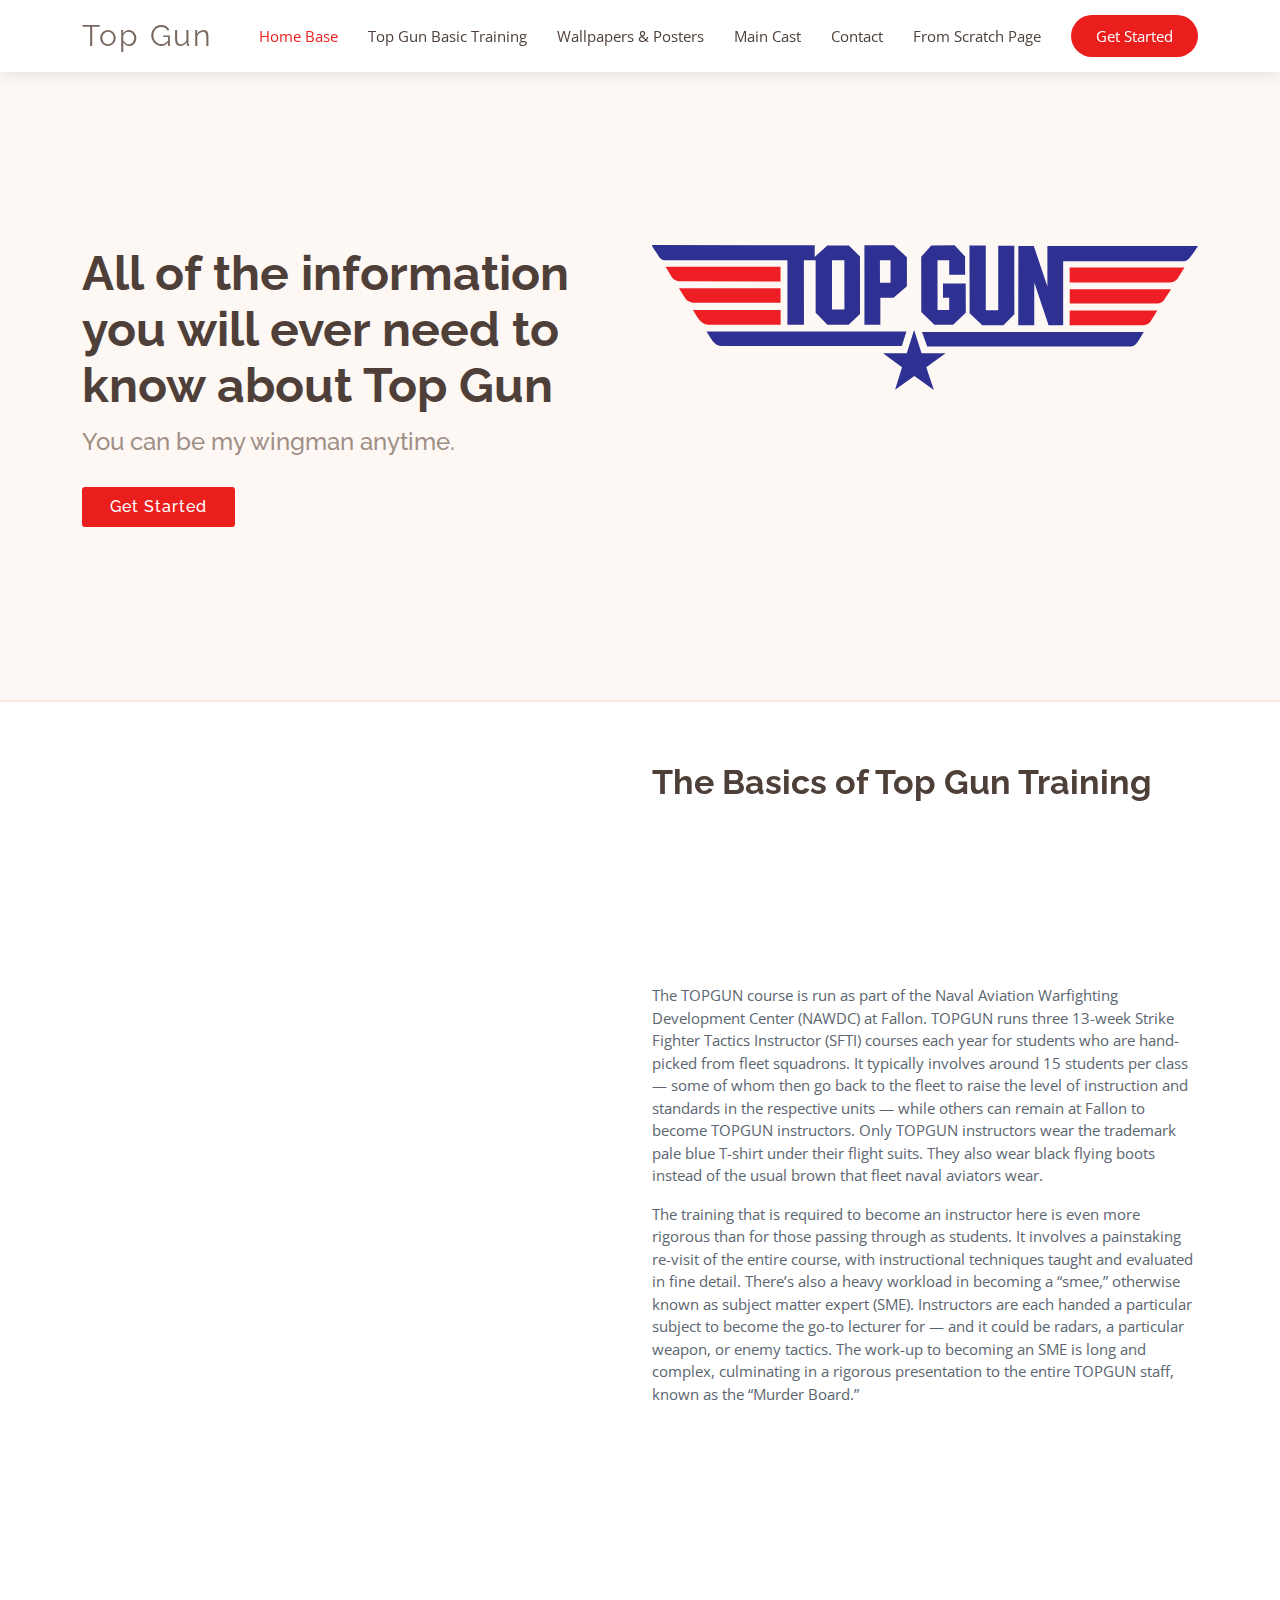
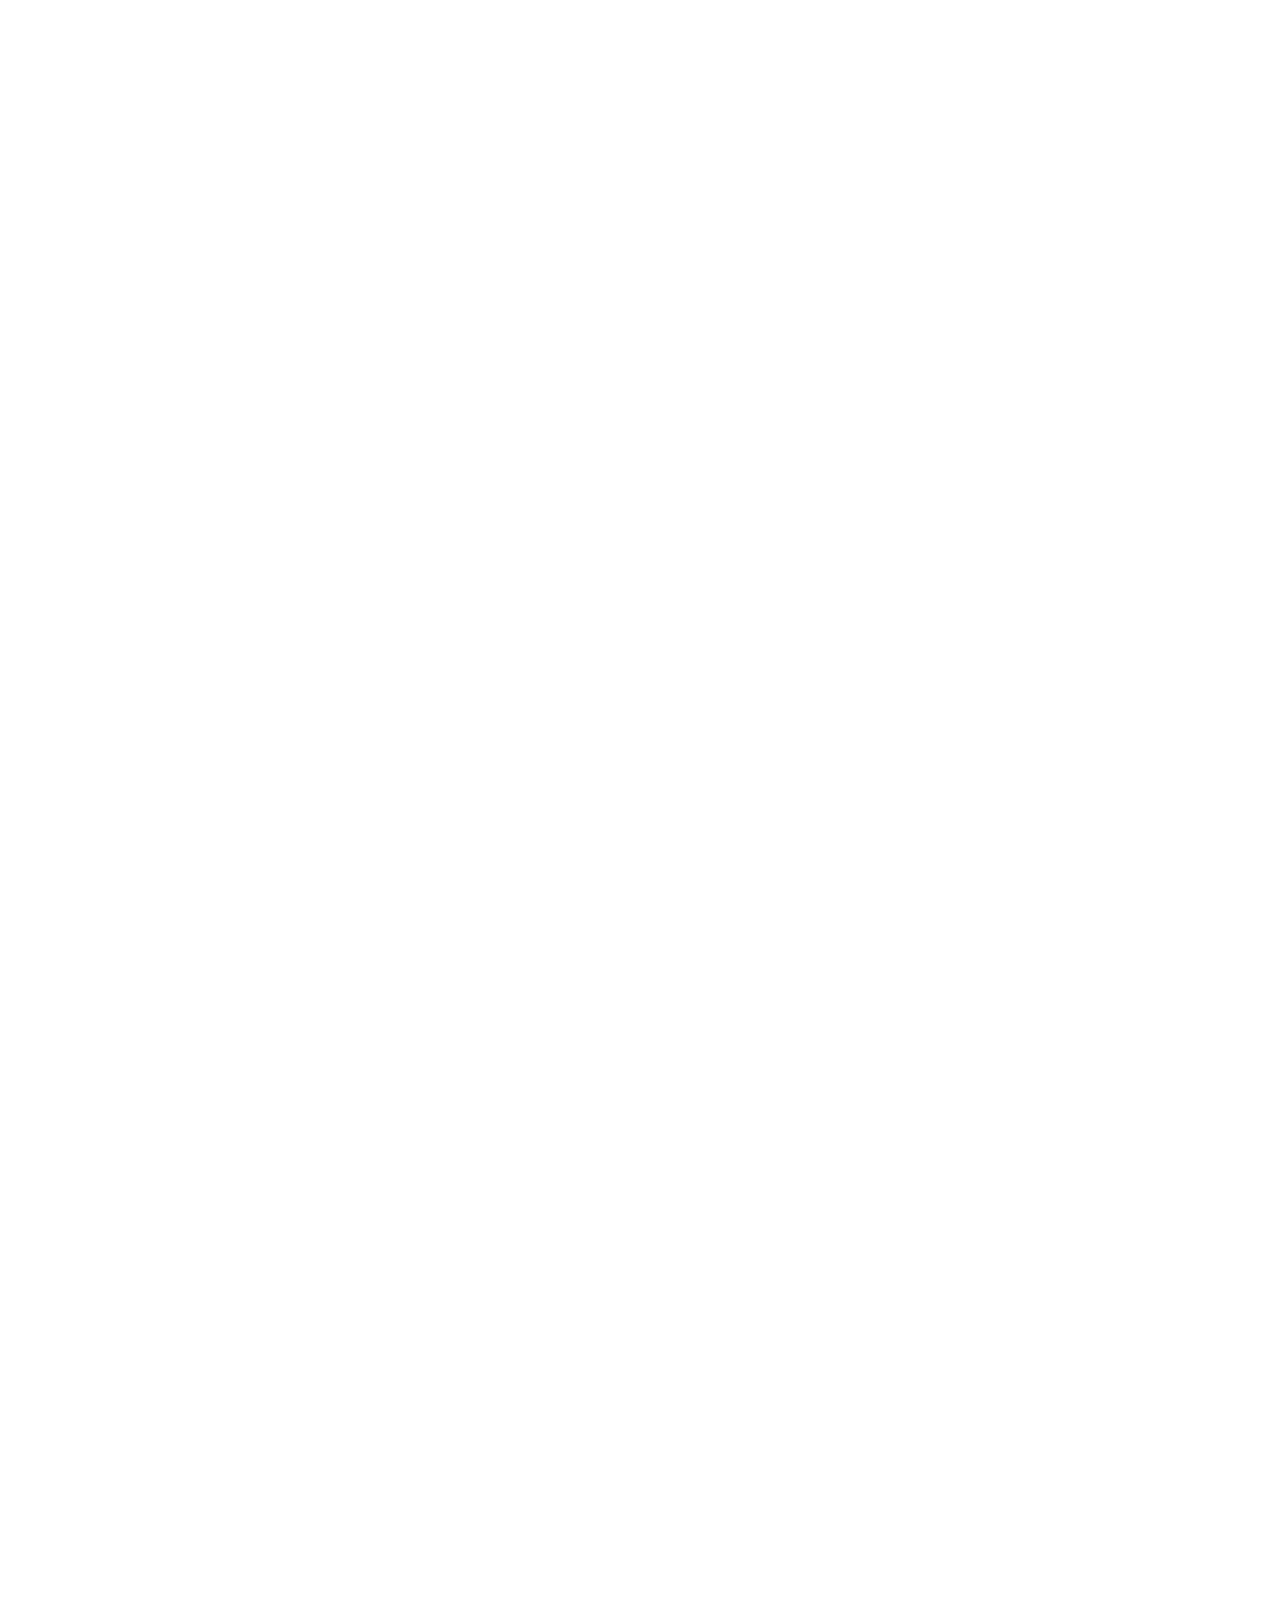
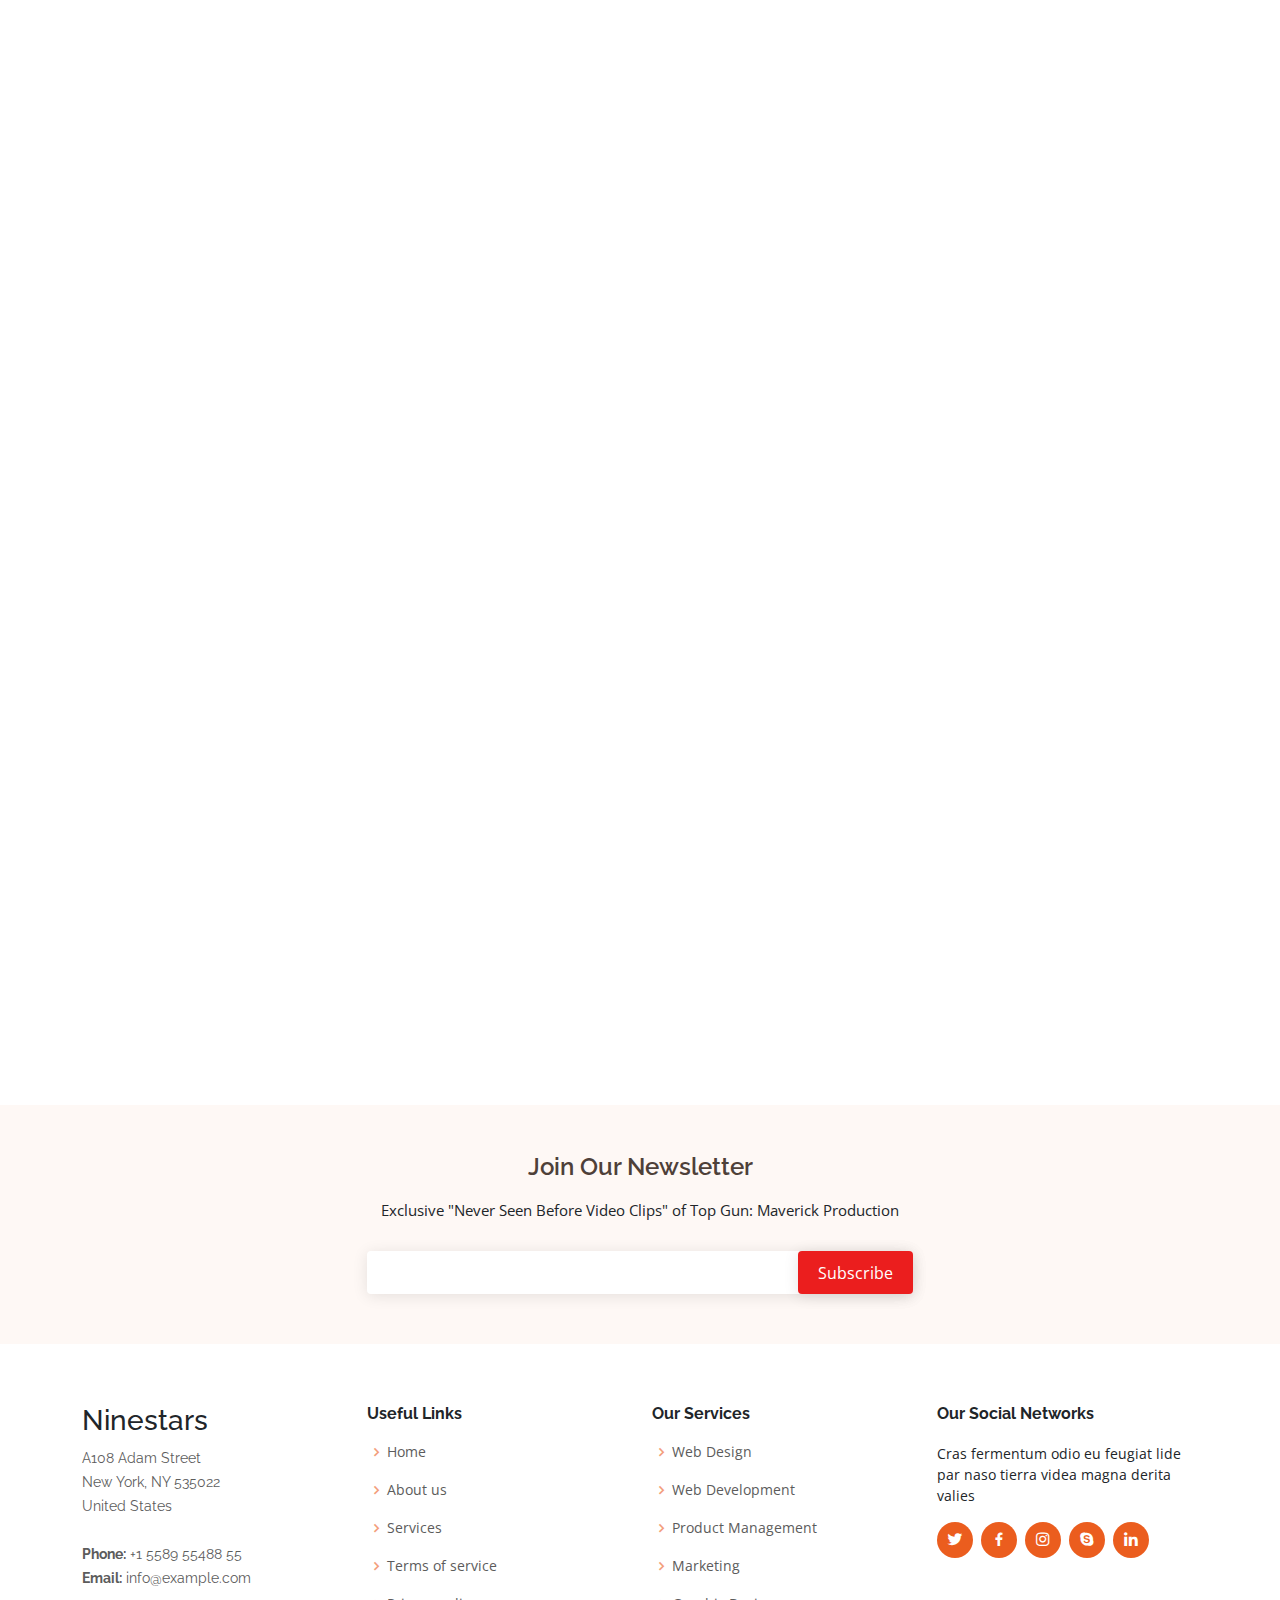
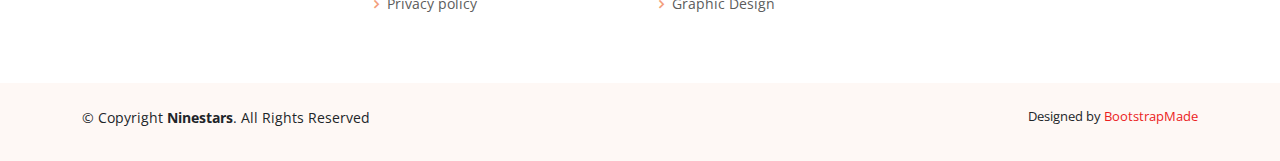
<file: index.html>
<!DOCTYPE html>
<html lang="en">

<head>
  <meta charset="utf-8">
  <meta content="width=device-width, initial-scale=1.0" name="viewport">

  <title>Top Gun Synopsis - Index</title>
  <meta content="" name="description">
  <meta content="" name="keywords">

  <!-- Favicons -->
  <link href="assets/img/favicon.png" rel="icon">
  <link href="assets/img/apple-touch-icon.png" rel="apple-touch-icon">

  <!-- Google Fonts -->
  <link href="https://fonts.googleapis.com/css?family=Open+Sans:300,300i,400,400i,600,600i,700,700i|Raleway:300,300i,400,400i,600,600i,700,700i" rel="stylesheet">

  <!-- Vendor CSS Files -->
  <link href="assets/vendor/aos/aos.css" rel="stylesheet">
  <link href="assets/vendor/bootstrap/css/bootstrap.min.css" rel="stylesheet">
  <link href="assets/vendor/bootstrap-icons/bootstrap-icons.css" rel="stylesheet">
  <link href="assets/vendor/boxicons/css/boxicons.min.css" rel="stylesheet">
  <link href="assets/vendor/glightbox/css/glightbox.min.css" rel="stylesheet">
  <link href="assets/vendor/swiper/swiper-bundle.min.css" rel="stylesheet">

  <!-- Template Main CSS File -->
  <link href="assets/css/style.css" rel="stylesheet">

  <!-- =======================================================
  * Template Name: Ninestars - v4.9.1
  * Template URL: https://bootstrapmade.com/ninestars-free-bootstrap-3-theme-for-creative/
  * Author: BootstrapMade.com
  * License: https://bootstrapmade.com/license/
  ======================================================== -->
</head>

<body>

  <!-- ======= Header ======= -->
  <header id="header" class="fixed-top d-flex align-items-center">
    <div class="container d-flex align-items-center justify-content-between">

      <div class="logo">
        <h1 class="text-light"><a href="index.html"><span>Top Gun</span></a></h1>
        <!-- Uncomment below if you prefer to use an image logo -->
        <!-- <a href="index.html"><img src="assets/img/logo.png" alt="" class="img-fluid"></a>-->
      </div>

      <nav id="navbar" class="navbar">
        <ul>
          <li><a class="nav-link scrollto active" href="#hero">Home Base</a></li>
          <li><a class="nav-link scrollto" href="#about">Top Gun Basic Training</a></li>
          <li><a class="nav-link scrollto" href="#portfolio">Wallpapers & Posters</a></li>
          <li><a class="nav-link scrollto" href="#team">Main Cast</a></li>
          </li>
          <li><a class="nav-link scrollto" href="#contact">Contact</a></li>
          <li><a class="nav-link scrollto" href="behindthescenes.html" target="_blank" >From Scratch Page</a></li>
          <li><a class="getstarted scrollto" href="#about">Get Started</a></li>
        </ul>
        <i class="bi bi-list mobile-nav-toggle"></i>
      </nav><!-- .navbar -->

    </div>
  </header><!-- End Header -->

  <!-- ======= Hero Section ======= -->
  <section id="hero" class="d-flex align-items-center">

    <div class="container">
      <div class="row gy-4">
        <div class="col-lg-6 order-2 order-lg-1 d-flex flex-column justify-content-center">
          <h1>All of the information you will ever need to know about Top Gun</h1>
          <h2>You can be my wingman anytime.</h2>
          <div>
            <a href="#about" class="btn-get-started scrollto">Get Started</a>
          </div>
        </div>
        <div class="col-lg-6 order-1 order-lg-2 hero-img">
          <img src="assets/img/hero-img.svg" class="img-fluid animated" alt="" width="600px" height="600px" >
        </div>
      </div>
    </div>

  </section><!-- End Hero -->

  <main id="main">

    <!-- ======= About Section ======= -->
    <section id="about" class="about">
      <div class="container">

        <div class="row justify-content-between">
          <div class="col-lg-5 d-flex align-items-center justify-content-center about-img">
            <img src="assets/img/about-img.jpg" class="img-fluid" alt="" data-aos="zoom-in">
          </div>
          <div class="col-lg-6 pt-5 pt-lg-0">
            <h3 data-aos="fade-up">The Basics of Top Gun Training</h3>
            <p data-aos="fade-up" data-aos-delay="100">
              TOPGUN was established in 1969 at NAS Miramar, California, as a response to a report led by Capt Frank Ault, that was commissioned to investigate aerial combat in the Vietnam War. Air-to-air “kill” ratios in previous air wars saw statistics of around 12:1 in favor of U.S. fighters. In Vietnam, however, from 1965 through to late 1968, that Navy kill ratio was way down at just 3.7:1. The report found that training across the U.S. Navy was below par, and Ault recommended the establishment of a fighter weapons school.
            </p>
            <p> The TOPGUN course is run as part of the Naval Aviation Warfighting Development Center (NAWDC) at Fallon. TOPGUN runs three 13-week Strike Fighter Tactics Instructor (SFTI) courses each year for students who are hand-picked from fleet squadrons. It typically involves around 15 students per class — some of whom then go back to the fleet to raise the level of instruction and standards in the respective units — while others can remain at Fallon to become TOPGUN instructors. Only TOPGUN instructors wear the trademark pale blue T-shirt under their flight suits. They also wear black flying boots instead of the usual brown that fleet naval aviators wear.
            </p>
            <p> The training that is required to become an instructor here is even more rigorous than for those passing through as students. It involves a painstaking re-visit of the entire course, with instructional techniques taught and evaluated in fine detail. There’s also a heavy workload in becoming a “smee,” otherwise known as subject matter expert (SME). Instructors are each handed a particular subject to become the go-to lecturer for — and it could be radars, a particular weapon, or enemy tactics. The work-up to becoming an SME is long and complex, culminating in a rigorous presentation to the entire TOPGUN staff, known as the “Murder Board.”
            </p>
            <div class="row">
              <div class="col-md-6" data-aos="fade-up" data-aos-delay="100">
                <i class="bx bx-receipt"></i>
                <h4>Read More Here:</h4>
                <a href="https://skiesmag.com/features/inside-real-topgun-fighter-school/" target="_blank">Inside the Real TOP GUN Fighter School</a>
              </div>
            </div>
          </div>
        </div>

      </div>
    </section><!-- End About Section -->


    <!-- ======= Portfolio Section ======= -->
    <section id="portfolio" class="portfolio">
      <div class="container" data-aos="fade-up">

        <div class="section-title">
          <h2>Portfolio</h2>
          <p>Check out our beautifull portfolio</p>
        </div>

        <div class="row" data-aos="fade-up" data-aos-delay="100">
          <div class="col-lg-12">
            <ul id="portfolio-flters">
              <li data-filter="*" class="filter-active">All</li>
              <li data-filter=".filter-app">App</li>
              <li data-filter=".filter-card">Card</li>
              <li data-filter=".filter-web">Web</li>
            </ul>
          </div>
        </div>

        <div class="row portfolio-container" data-aos="fade-up" data-aos-delay="200">

          <div class="col-lg-4 col-md-6 portfolio-item filter-app">
            <div class="portfolio-wrap">
              <img src="assets/img/portfolio/portfolio-1.jpg" class="img-fluid" alt="" width="516px" height="715.78px">
              <div class="portfolio-links">
                <a href="assets/img/portfolio/portfolio-1.jpg" data-gallery="portfolioGallery" class="portfolio-lightbox" title="App 1"><i class="bi bi-plus"></i></a>
                <a href="portfolio-details.html" title="More Details"><i class="bi bi-link"></i></a>
              </div>
              <div class="portfolio-info">
                <h4>App 1</h4>
                <p>App</p>
              </div>
            </div>
          </div>

          <div class="col-lg-4 col-md-6 portfolio-item filter-web">
            <div class="portfolio-wrap">
              <img src="assets/img/portfolio/portfolio-2.jpg" class="img-fluid" alt="" width="516px" height="715.78px">
              <div class="portfolio-links">
                <a href="assets/img/portfolio/portfolio-2.jpg" data-gallery="portfolioGallery" class="portfolio-lightbox" title="Web 3"><i class="bi bi-plus"></i></a>
                <a href="portfolio-details.html" title="More Details"><i class="bi bi-link"></i></a>
              </div>
              <div class="portfolio-info">
                <h4>Web 3</h4>
                <p>Web</p>
              </div>
            </div>
          </div>

          <div class="col-lg-4 col-md-6 portfolio-item filter-app">
            <div class="portfolio-wrap">
              <img src="assets/img/portfolio/portfolio-3.jpg" class="img-fluid" alt="" width="516px" height="715.78px">
              <div class="portfolio-links">
                <a href="assets/img/portfolio/portfolio-3.jpg" data-gallery="portfolioGallery" class="portfolio-lightbox" title="App 2"><i class="bi bi-plus"></i></a>
                <a href="portfolio-details.html" title="More Details"><i class="bi bi-link"></i></a>
              </div>
              <div class="portfolio-info">
                <h4>App 2</h4>
                <p>App</p>
              </div>
            </div>
          </div>

          <div class="col-lg-4 col-md-6 portfolio-item filter-card">
            <div class="portfolio-wrap">
              <img src="assets/img/portfolio/portfolio-4.jpg" class="img-fluid" alt="" width="516px" height="715.78px">
              <div class="portfolio-links">
                <a href="assets/img/portfolio/portfolio-4.jpg" data-gallery="portfolioGallery" class="portfolio-lightbox" title="Card 2"><i class="bi bi-plus"></i></a>
                <a href="portfolio-details.html" title="More Details"><i class="bi bi-link"></i></a>
              </div>
              <div class="portfolio-info">
                <h4>Card 2</h4>
                <p>Card</p>
              </div>
            </div>
          </div>

          <div class="col-lg-4 col-md-6 portfolio-item filter-web">
            <div class="portfolio-wrap">
              <img src="assets/img/portfolio/portfolio-5.jpg" class="img-fluid" alt="" width="516" height="715.78">
              <div class="portfolio-links">
                <a href="assets/img/portfolio/portfolio-5.jpg" data-gallery="portfolioGallery" class="portfolio-lightbox" title="Web 2"><i class="bi bi-plus"></i></a>
                <a href="portfolio-details.html" title="More Details"><i class="bi bi-link"></i></a>
              </div>
              <div class="portfolio-info">
                <h4>Web 2</h4>
                <p>Web</p>
              </div>
            </div>
          </div>

          <div class="col-lg-4 col-md-6 portfolio-item filter-card">
            <div class="portfolio-wrap">
              <img src="assets/img/portfolio/portfolio-7.jpg" class="img-fluid" alt="" width="516px" height="715.78px">
              <div class="portfolio-links">
                <a href="assets/img/portfolio/portfolio-7.jpg" data-gallery="portfolioGallery" class="portfolio-lightbox" title="Card 1"><i class="bi bi-plus"></i></a>
                <a href="portfolio-details.html" title="More Details"><i class="bi bi-link"></i></a>
              </div>
              <div class="portfolio-info">
                <h4>Card 1</h4>
                <p>Card</p>
              </div>
            </div>
          </div>

        </div>

      </div>
    </section><!-- End Portfolio Section -->

    <!-- ======= Team Section ======= -->
    <section id="team" class="team">
      <div class="container">

        <div class="section-title" data-aos="fade-up">
          <h2>Cast</h2>
          <p></p>
        </div>

        <div class="row">

          <div class="col-xl-3 col-lg-4 col-md-6" data-aos="zoom-in" data-aos-delay="100">
            <div class="member">
              <img src="assets/img/team/team-1.jpg" class="img-fluid" alt="">
              <div class="member-info">
                <div class="member-info-content">
                  <h4>Tom Cruise</h4>
                  <span>"Maverick"</span>
                </div>
                <div class="social">
                  <a href="https://twitter.com/tomcruise" target="_blank"><img><i class="bi bi-twitter"></i></a>
                  <a href="https://www.instagram.com/tomcruise/" target="_blank"><i class="bi bi-instagram"></i></a>
                </div>
              </div>
            </div>
          </div>

          <div class="col-xl-3 col-lg-4 col-md-6" data-aos="zoom-in" data-aos-delay="200">
            <div class="member">
              <img src="assets/img/team/team-2.jpg" class="img-fluid" alt="">
              <div class="member-info">
                <div class="member-info-content">
                  <h4>Anthony Edwards</h4>
                  <span>"Goose"</span>
                </div>
                <div class="social">
                  <a href="https://twitter.com/anthonyedwards?lang=en"target="_blank"><i class="bi bi-twitter"></i></a>
                  <a href="https://www.instagram.com/anthonycedwards/?hl=en"target="_blank"><i class="bi bi-instagram"></i></a>
                </div>
              </div>
            </div>
          </div>

          <div class="col-xl-3 col-lg-4 col-md-6" data-aos="zoom-in" data-aos-delay="300">
            <div class="member">
              <img src="assets/img/team/team-3.jpg" class="img-fluid" alt="">
              <div class="member-info">
                <div class="member-info-content">
                  <h4>Miles Teller</h4>
                  <span>"Bradley Bradshaw""</span>
                </div>
                <div class="social">
                  <a href="https://twitter.com/miles_teller"target="_blank"><i class="bi bi-twitter"></i></a>
                  <a href="https://www.instagram.com/miles.teller/?hl=en"target="_blank"><i class="bi bi-instagram"></i></a>
                </div>
              </div>
            </div>
          </div>

          <div class="col-xl-3 col-lg-4 col-md-6" data-aos="zoom-in" data-aos-delay="400">
            <div class="member">
              <img src="assets/img/team/team-4.jpg" class="img-fluid" alt="" style="width:170%;height:200%;">
              <div class="member-info">
                <div class="member-info-content">
                  <h4>Val Kilmer</h4>
                  <span>"Iceman"</span>
                </div> 
                <div class="social">
                  <a href="https://twitter.com/valkilmer?ref_src=twsrc%5Egoogle%7Ctwcamp%5Eserp%7Ctwgr%5Eauthor"target="_blank"><i class="bi bi-twitter"></i></a>
                  <a href="https://www.instagram.com/valkilmerofficial/?hl=en"target="_blank"><i class="bi bi-instagram"></i></a>
                </div>
              </div>
            </div>
          </div>

        </div>

      </div>
    </section><!-- End Team Section -->


    <!-- ======= Contact Us Section ======= -->
    <section id="contact" class="contact">
      <div class="container" data-aos="fade-up">

        <div class="section-title">
          <h2>Contact Us</h2>
          <p>Contact us the get started</p>
        </div>

        <div class="row">

          <div class="col-lg-5 d-flex align-items-stretch" data-aos="fade-up" data-aos-delay="100">
            <div class="info">
              <div class="address">
                <i class="bi bi-geo-alt"></i>
                <h4>Location:</h4>
                <p>4755 Pasture Rd, Fallon, NV 89406</p>
              </div>

              <div class="email">
                <i class="bi bi-envelope"></i>
                <h4>Email:</h4>
                <p>topgun@navalacademy.com</p>
              </div>

              <div class="phone">
                <i class="bi bi-phone"></i>
                <h4>Call:</h4>
                <p>+1 555 867 4866</p>
              </div>

              <iframe src="https://www.google.com/maps/embed?pb=!1m18!1m12!1m3!1d3082.1628592761044!2d-118.72639888463401!3d39.42044157949321!2m3!1f0!2f0!3f0!3m2!1i1024!2i768!4f13.1!3m3!1m2!1s0x80987efbfb70b439%3A0x9f20330172317ddd!2sNaval%20Air%20Station%20Fallon!5e0!3m2!1sen!2sus!4v1670536795163!5m2!1sen!2sus" frameborder="0" style="border:0; width: 100%; height: 290px;" allowfullscreen></iframe>
            </div>

          </div>

          <div class="col-lg-7 mt-5 mt-lg-0 d-flex align-items-stretch" data-aos="fade-up" data-aos-delay="200">
            <form action="forms/contact.php" method="post" role="form" class="php-email-form">
              <div class="row">
                <div class="form-group col-md-6">
                  <label for="name">Your Name</label>
                  <input type="text" name="name" class="form-control" id="name" placeholder="Your Name" required>
                </div>
                <div class="form-group col-md-6 mt-3 mt-md-0">
                  <label for="name">Your Email</label>
                  <input type="email" class="form-control" name="email" id="email" placeholder="Your Email" required>
                </div>
              </div>
              <div class="form-group mt-3">
                <label for="name">Subject</label>
                <input type="text" class="form-control" name="subject" id="subject" placeholder="Subject" required>
              </div>
              <div class="form-group mt-3">
                <label for="name">Message</label>
                <textarea class="form-control" name="message" rows="10" required></textarea>
              </div>
              <div class="my-3">
                <div class="loading">Loading</div>
                <div class="error-message"></div>
                <div class="sent-message">Your message has been sent. Thank you!</div>
              </div>
              <div class="text-center"><button type="submit">Send Message</button></div>
            </form>
          </div>

        </div>

      </div>
    </section><!-- End Contact Us Section -->

  </main><!-- End #main -->

  <!-- ======= Footer ======= -->
  <footer id="footer">

    <div class="footer-newsletter">
      <div class="container">
        <div class="row justify-content-center">
          <div class="col-lg-6">
            <h4>Join Our Newsletter</h4>
            <p>Exclusive "Never Seen Before Video Clips" of Top Gun: Maverick Production</p>
            <form action="" method="post">
              <input type="email" name="email"><input type="submit" value="Subscribe">
            </form>
          </div>
        </div>
      </div>
    </div>

    <div class="footer-top">
      <div class="container">
        <div class="row">

          <div class="col-lg-3 col-md-6 footer-contact">
            <h3>Ninestars</h3>
            <p>
              A108 Adam Street <br>
              New York, NY 535022<br>
              United States <br><br>
              <strong>Phone:</strong> +1 5589 55488 55<br>
              <strong>Email:</strong> info@example.com<br>
            </p>
          </div>

          <div class="col-lg-3 col-md-6 footer-links">
            <h4>Useful Links</h4>
            <ul>
              <li><i class="bx bx-chevron-right"></i> <a href="#">Home</a></li>
              <li><i class="bx bx-chevron-right"></i> <a href="#">About us</a></li>
              <li><i class="bx bx-chevron-right"></i> <a href="#">Services</a></li>
              <li><i class="bx bx-chevron-right"></i> <a href="#">Terms of service</a></li>
              <li><i class="bx bx-chevron-right"></i> <a href="#">Privacy policy</a></li>
            </ul>
          </div>

          <div class="col-lg-3 col-md-6 footer-links">
            <h4>Our Services</h4>
            <ul>
              <li><i class="bx bx-chevron-right"></i> <a href="#">Web Design</a></li>
              <li><i class="bx bx-chevron-right"></i> <a href="#">Web Development</a></li>
              <li><i class="bx bx-chevron-right"></i> <a href="#">Product Management</a></li>
              <li><i class="bx bx-chevron-right"></i> <a href="#">Marketing</a></li>
              <li><i class="bx bx-chevron-right"></i> <a href="#">Graphic Design</a></li>
            </ul>
          </div>

          <div class="col-lg-3 col-md-6 footer-links">
            <h4>Our Social Networks</h4>
            <p>Cras fermentum odio eu feugiat lide par naso tierra videa magna derita valies</p>
            <div class="social-links mt-3">
              <a href="#" class="twitter"><i class="bx bxl-twitter"></i></a>
              <a href="#" class="facebook"><i class="bx bxl-facebook"></i></a>
              <a href="#" class="instagram"><i class="bx bxl-instagram"></i></a>
              <a href="#" class="google-plus"><i class="bx bxl-skype"></i></a>
              <a href="#" class="linkedin"><i class="bx bxl-linkedin"></i></a>
            </div>
          </div>

        </div>
      </div>
    </div>

    <div class="container py-4">
      <div class="copyright">
        &copy; Copyright <strong><span>Ninestars</span></strong>. All Rights Reserved
      </div>
      <div class="credits">
        <!-- All the links in the footer should remain intact. -->
        <!-- You can delete the links only if you purchased the pro version. -->
        <!-- Licensing information: https://bootstrapmade.com/license/ -->
        <!-- Purchase the pro version with working PHP/AJAX contact form: https://bootstrapmade.com/ninestars-free-bootstrap-3-theme-for-creative/ -->
        Designed by <a href="https://bootstrapmade.com/">BootstrapMade</a>
      </div>
    </div>
  </footer><!-- End Footer -->

  <a href="#" class="back-to-top d-flex align-items-center justify-content-center"><i class="bi bi-arrow-up-short"></i></a>

  <!-- Vendor JS Files -->
  <script src="assets/vendor/aos/aos.js"></script>
  <script src="assets/vendor/bootstrap/js/bootstrap.bundle.min.js"></script>
  <script src="assets/vendor/glightbox/js/glightbox.min.js"></script>
  <script src="assets/vendor/isotope-layout/isotope.pkgd.min.js"></script>
  <script src="assets/vendor/swiper/swiper-bundle.min.js"></script>
  <script src="assets/vendor/php-email-form/validate.js"></script>

  <!-- Template Main JS File -->
  <script src="assets/js/main.js"></script>

</body>

</html>
</file>
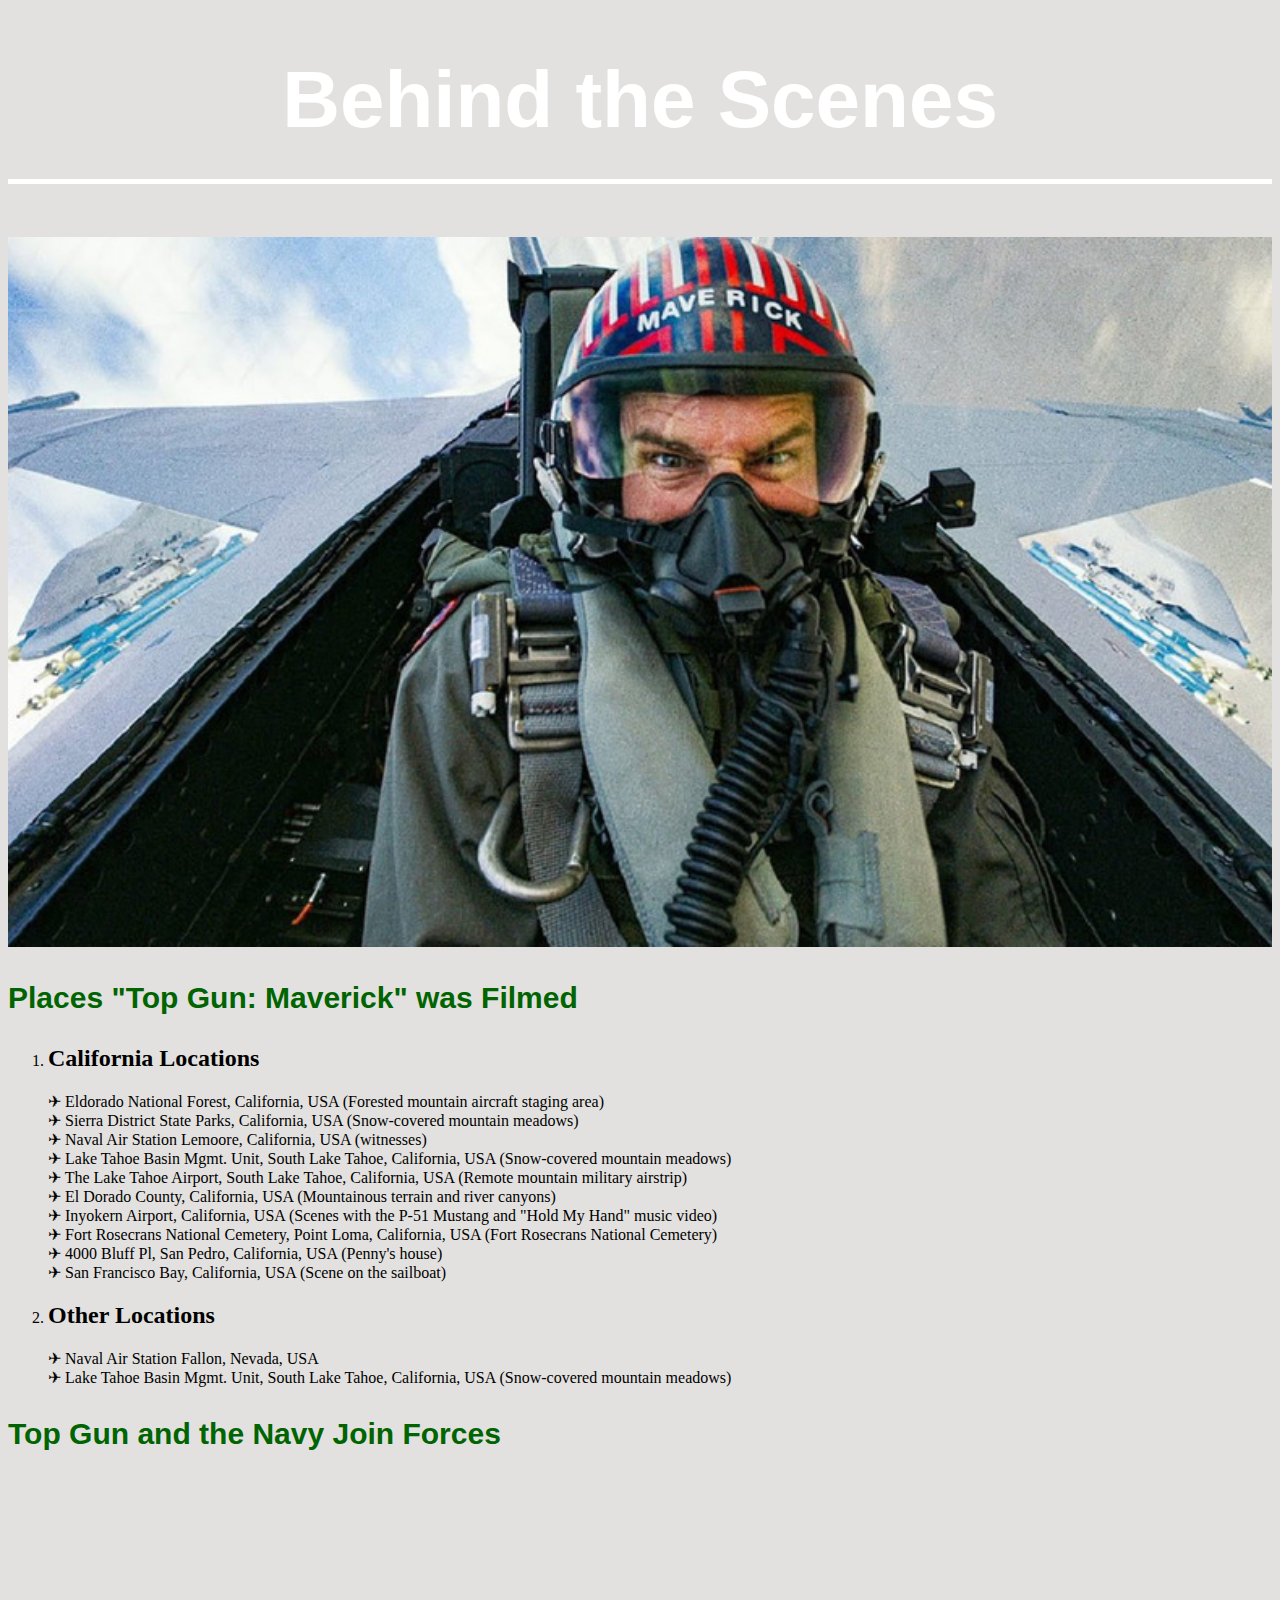
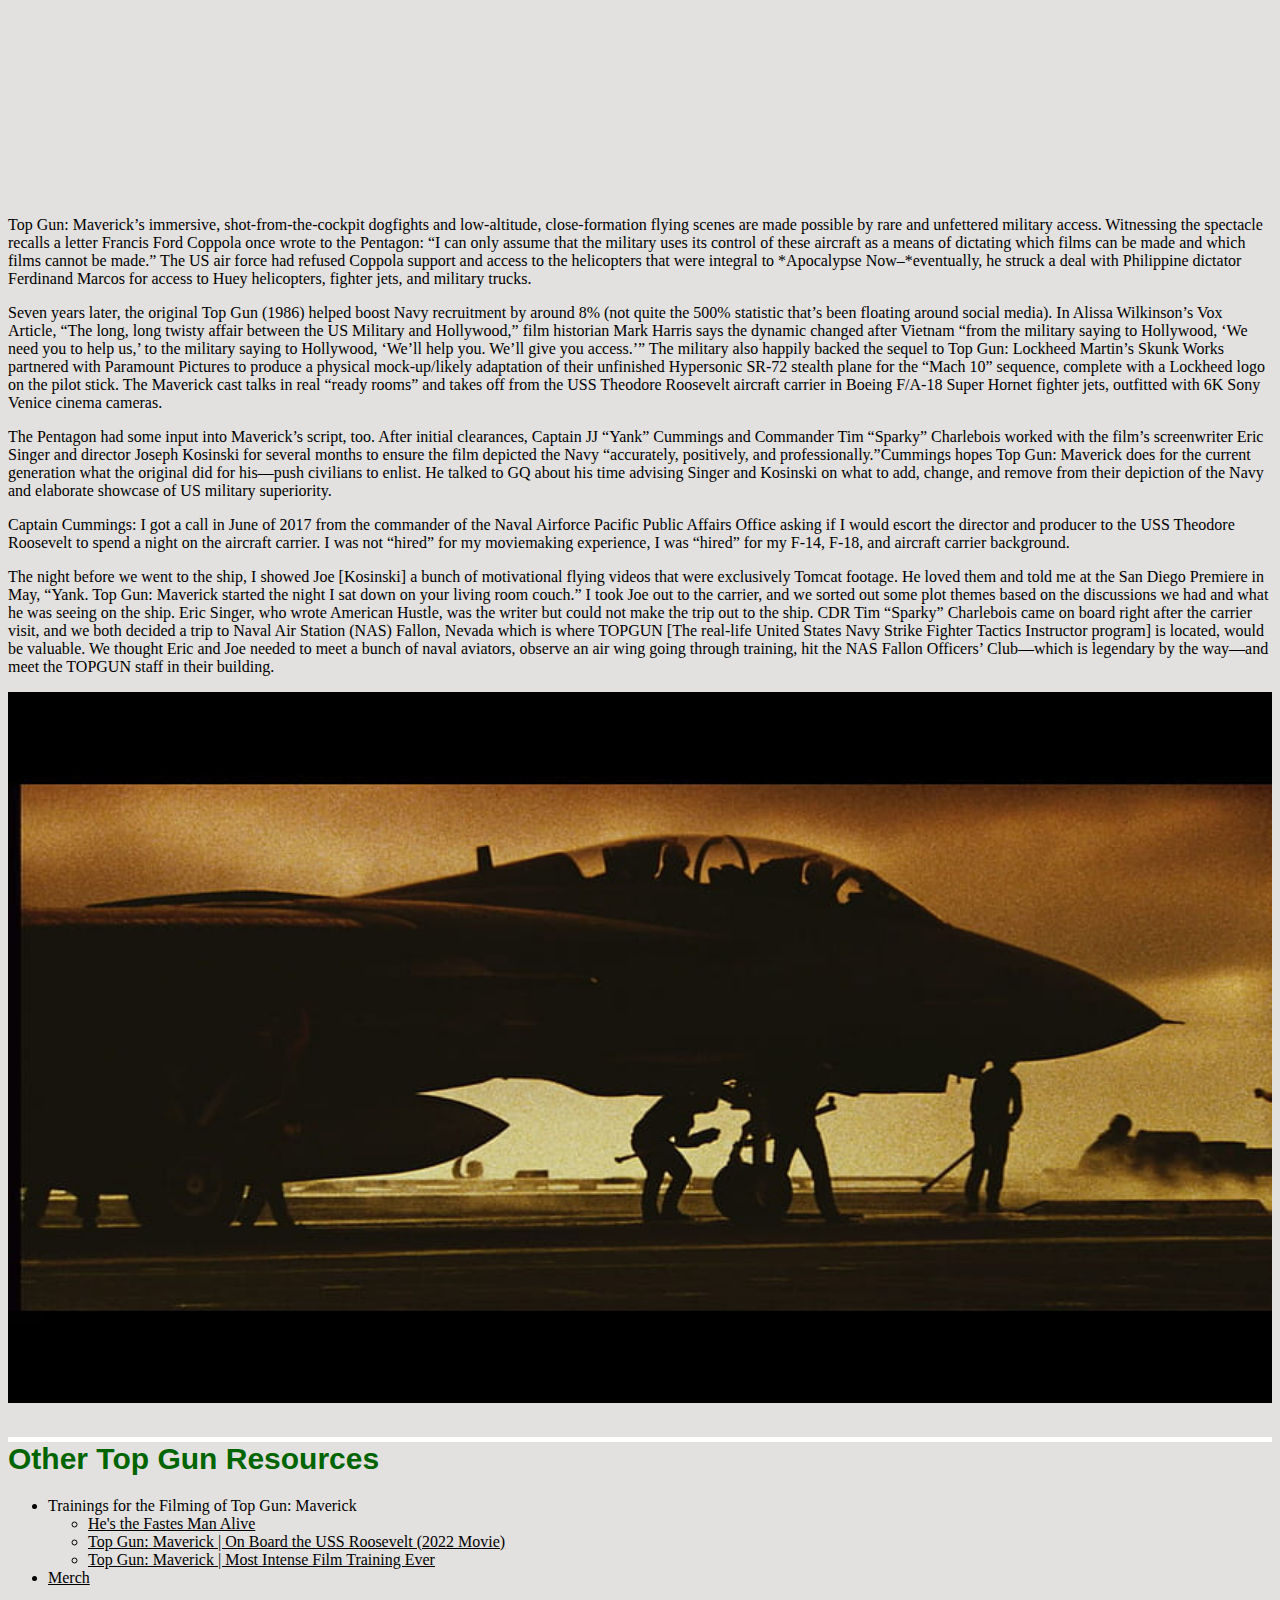
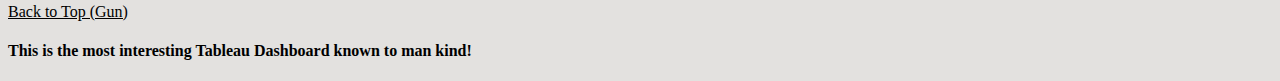
<file: behindthescenes.html>
<!DOCTYPE html>
<html lang="en">

<head>
    <title>Top Gun Synopsis Cont.</title>

     <!--Stylesheet Link Here-->
    <link rel="stylesheet" href="stylebehindthescenes.css">

    <!--Font from Google-->
    <link rel="preconnect" href="https://fonts.googleapis.com">
    <link rel="preconnect" href="https://fonts.gstatic.com" crossorigin>
    <link href="https://fonts.googleapis.com/css2?family=Rubik+Microbe&display=swap" rel="stylesheet">

</head>
<body class="backgroundcolor"> 
        <div class="Common Header">
            <a href="#" id="top"></a>
            <h1 class="header">Behind the Scenes </h1>
        </div>

        <div class="Left Menu" ></div>

    <div class="Common Main Body">
            <img src="Mavinplane.jpg" width="100%" alt="Mav In Plane">
                <h3 >Places "Top Gun: Maverick" was Filmed </h3>
                    <p></p>
                      <ol>
                        <li> <h2 >California Locations</dt></h2>

                            <dt>✈ Eldorado National Forest, California, USA
                                (Forested mountain aircraft staging area)</li>
                            <dt>✈ Sierra District State Parks, California, USA
                                (Snow-covered mountain meadows)</li>
                            <dt>✈ Naval Air Station Lemoore, California, USA
                                (witnesses)</li>
                            <dt>✈ Lake Tahoe Basin Mgmt. Unit, South Lake Tahoe, California, USA
                                (Snow-covered mountain meadows)</li>
                            <dt>✈ The Lake Tahoe Airport, South Lake Tahoe, California, USA
                                (Remote mountain military airstrip)</li>
                            <dt>✈ El Dorado County, California, USA
                                (Mountainous terrain and river canyons)</li>
                            <dt>✈ Inyokern Airport, California, USA
                                (Scenes with the P-51 Mustang and "Hold My Hand" music video)</li>
                            <dt>✈ Fort Rosecrans National Cemetery, Point Loma, California, USA
                                (Fort Rosecrans National Cemetery)</li>
                            <dt>✈ 4000 Bluff Pl, San Pedro, California, USA
                                (Penny's house)</li>
                            <dt>✈ San Francisco Bay, California, USA
                                (Scene on the sailboat)</li>

                      <p>   <li> <h2 >Other Locations</dt></h2>
                        <dt>✈ Naval Air Station Fallon, Nevada, USA</dd>
                        <dt>✈ Lake Tahoe Basin Mgmt. Unit, South Lake Tahoe, California, USA
                            (Snow-covered mountain meadows)</dd>
                      </ol> </p>

                      <h3 >Top Gun and the Navy Join Forces</h3>                   
                        <iframe width="560" height="315" src="https://www.youtube.com/embed/b7v8EwkMkVQ" title="YouTube video player" frameborder="0" allow="accelerometer; autoplay; clipboard-write; encrypted-media; gyroscope; picture-in-picture" allowfullscreen></iframe>

                    <p>Top Gun: Maverick’s immersive, shot-from-the-cockpit dogfights and low-altitude, close-formation flying scenes are made possible by rare and unfettered military access. 
                        Witnessing the spectacle recalls a letter Francis Ford Coppola once wrote to the Pentagon: “I can only assume that the military uses its control of these aircraft as a means of dictating which films can be made and which films cannot be made.” 
                        The US air force had refused Coppola support and access to the helicopters that were integral to *Apocalypse Now–*eventually, he struck a deal with Philippine dictator Ferdinand Marcos for access to Huey helicopters, fighter jets, and military trucks.

                       <p> Seven years later, the original Top Gun (1986) helped boost Navy recruitment by around 8% (not quite the 500% statistic that’s been floating around social media). 
                        In Alissa Wilkinson’s Vox Article, “The long, long twisty affair between the US Military and Hollywood,” film historian Mark Harris says the dynamic changed after Vietnam “from the military saying to Hollywood, ‘We need you to help us,’ to the military saying to Hollywood, ‘We’ll help you. We’ll give you access.’”
                        The military also happily backed the sequel to Top Gun: Lockheed Martin’s Skunk Works partnered with Paramount Pictures to produce a physical mock-up/likely adaptation of their unfinished Hypersonic SR-72 stealth plane for the “Mach 10” sequence, complete with a Lockheed logo on the pilot stick. 
                        The Maverick cast talks in real “ready rooms” and takes off from the USS Theodore Roosevelt aircraft carrier in Boeing F/A-18 Super Hornet fighter jets, outfitted with 6K Sony Venice cinema cameras.</p>
                        
                        <p>The Pentagon had some input into Maverick’s script, too. After initial clearances, Captain JJ “Yank” Cummings and Commander Tim “Sparky” Charlebois worked with the film’s screenwriter Eric Singer and director Joseph Kosinski for several months to ensure the film depicted the Navy “accurately, positively, and professionally.”Cummings hopes Top Gun: Maverick does for the current generation what the original did for his—push civilians to enlist. He talked to GQ about his time advising Singer and Kosinski on what to add, change, and remove from their depiction of the Navy and elaborate showcase of US military superiority.</p>

                        <P>Captain Cummings: I got a call in June of 2017 from the commander of the Naval Airforce Pacific Public Affairs Office asking if I would escort the director and producer to the USS Theodore Roosevelt to spend a night on the aircraft carrier. I was not “hired” for my moviemaking experience, I was “hired” for my F-14, F-18, and aircraft carrier background.

                        </P>The night before we went to the ship, I showed Joe [Kosinski] a bunch of motivational flying videos that were exclusively Tomcat footage. He loved them and told me at the San Diego Premiere in May, “Yank. Top Gun: Maverick started the night I sat down on your living room couch.” I took Joe out to the carrier, and we sorted out some plot themes based on the discussions we had and what he was seeing on the ship. Eric Singer, who wrote American Hustle, was the writer but could not make the trip out to the ship. CDR Tim “Sparky” Charlebois came on board right after the carrier visit, and we both decided a trip to Naval Air Station (NAS) Fallon, Nevada which is where TOPGUN [The real-life United States Navy Strike Fighter Tactics Instructor program] is located, would be valuable. We thought Eric and Joe needed to meet a bunch of naval aviators, observe an air wing going through training, hit the NAS Fallon Officers’ Club—which is legendary by the way—and meet the TOPGUN staff in their building.</P>

            <img src="MavnJet.jpg" width="100%">
    </div>

        <div class="Common Footer">
            <p></p>

                    <h3 class="footer" >Other Top Gun Resources </h3>
        </div>
                    <ul>
                        <li>Trainings for the Filming of Top Gun: Maverick</li>
                        <ul>
                            <li><a href="https://www.youtube.com/watch?v=r4RxXQ71LEo" target="_blank" >He's the Fastes Man Alive</a>
                            </li>
                            <li><a href="https://www.youtube.com/watch?v=b5hxu2C8Nxo" target="_blank" >Top Gun: Maverick | On Board the USS Roosevelt (2022 Movie)
                            </a>
                            </li>
                            <li><a href="https://www.youtube.com/watch?v=yM389FbhlRQ" target="_blank" >Top Gun: Maverick | Most Intense Film Training Ever
                            </a></li>

                        </ul>
                        <li><a href="https://www.topgunmovie.com/merch/?gclid=CjwKCAiAy_CcBhBeEiwAcoMRHLnzI8-VytIFxBKgJ_5vXgUz1y4uF0-l3m9V7SDOF3A_UgH7p1LSAhoC-QQQAvD_BwE"target="_blank" >Merch</a></li>
                    </ul>
                    <a href="#top">Back to Top (Gun)</a>

        </div>

        <title>Tableau Insert</title>
            <h4>This is the most interesting Tableau Dashboard known to man kind!</h4>
        <div class='tableauPlaceholder' id='viz1671247738863' style='position: relative'><noscript><a href='#'><img alt='Sheet 1 ' src='https:&#47;&#47;public.tableau.com&#47;static&#47;images&#47;Av&#47;Avocados_16712476703410&#47;Sheet1&#47;1_rss.png' style='border: none' /></a></noscript><object class='tableauViz'  style='display:none;'><param name='host_url' value='https%3A%2F%2Fpublic.tableau.com%2F' /> <param name='embed_code_version' value='3' /> <param name='site_root' value='' /><param name='name' value='Avocados_16712476703410&#47;Sheet1' /><param name='tabs' value='no' /><param name='toolbar' value='yes' /><param name='static_image' value='https:&#47;&#47;public.tableau.com&#47;static&#47;images&#47;Av&#47;Avocados_16712476703410&#47;Sheet1&#47;1.png' /> <param name='animate_transition' value='yes' /><param name='display_static_image' value='yes' /><param name='display_spinner' value='yes' /><param name='display_overlay' value='yes' /><param name='display_count' value='yes' /><param name='language' value='en-US' /><param name='filter' value='publish=yes' /></object></div>                <script type='text/javascript'>                    var divElement = document.getElementById('viz1671247738863');                    var vizElement = divElement.getElementsByTagName('object')[0];                    vizElement.style.width='100%';vizElement.style.height=(divElement.offsetWidth*0.75)+'px';                    var scriptElement = document.createElement('script');                    scriptElement.src = 'https://public.tableau.com/javascripts/api/viz_v1.js';                    vizElement.parentNode.insertBefore(scriptElement, vizElement);                </script>

</body>

</html>
</file>
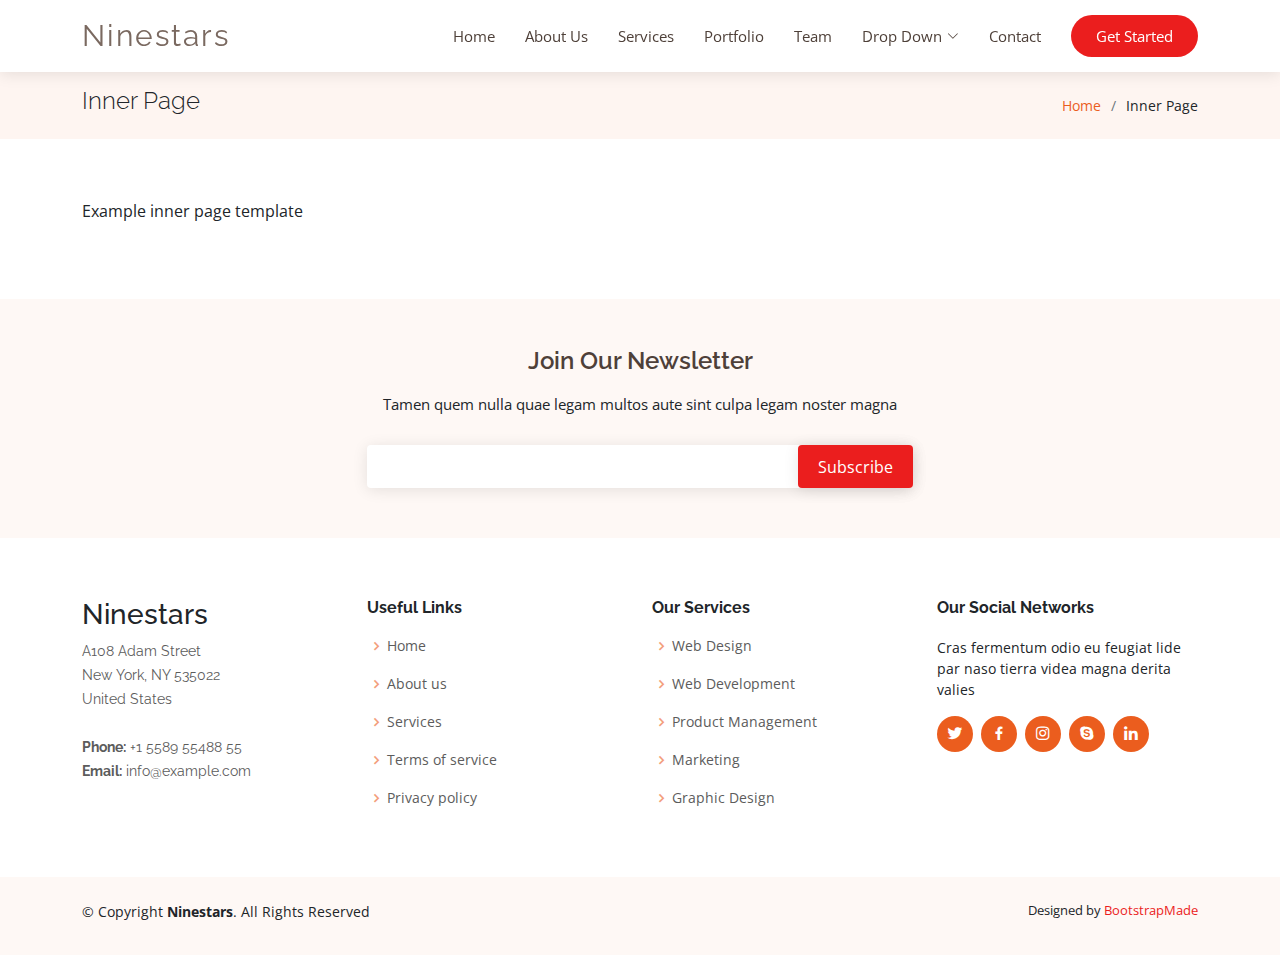
<file: inner-page.html>
<!DOCTYPE html>
<html lang="en">

<head>
  <meta charset="utf-8">
  <meta content="width=device-width, initial-scale=1.0" name="viewport">

  <title>Inner Page - Ninestars Bootstrap Template</title>
  <meta content="" name="description">
  <meta content="" name="keywords">

  <!-- Favicons -->
  <link href="assets/img/favicon.png" rel="icon">
  <link href="assets/img/apple-touch-icon.png" rel="apple-touch-icon">

  <!-- Google Fonts -->
  <link href="https://fonts.googleapis.com/css?family=Open+Sans:300,300i,400,400i,600,600i,700,700i|Raleway:300,300i,400,400i,600,600i,700,700i" rel="stylesheet">

  <!-- Vendor CSS Files -->
  <link href="assets/vendor/aos/aos.css" rel="stylesheet">
  <link href="assets/vendor/bootstrap/css/bootstrap.min.css" rel="stylesheet">
  <link href="assets/vendor/bootstrap-icons/bootstrap-icons.css" rel="stylesheet">
  <link href="assets/vendor/boxicons/css/boxicons.min.css" rel="stylesheet">
  <link href="assets/vendor/glightbox/css/glightbox.min.css" rel="stylesheet">
  <link href="assets/vendor/swiper/swiper-bundle.min.css" rel="stylesheet">

  <!-- Template Main CSS File -->
  <link href="assets/css/style.css" rel="stylesheet">

  <!-- =======================================================
  * Template Name: Ninestars - v4.9.1
  * Template URL: https://bootstrapmade.com/ninestars-free-bootstrap-3-theme-for-creative/
  * Author: BootstrapMade.com
  * License: https://bootstrapmade.com/license/
  ======================================================== -->
</head>

<body>

  <!-- ======= Header ======= -->
  <header id="header" class="fixed-top d-flex align-items-center">
    <div class="container d-flex align-items-center justify-content-between">

      <div class="logo">
        <h1 class="text-light"><a href="index.html"><span>Ninestars</span></a></h1>
        <!-- Uncomment below if you prefer to use an image logo -->
        <!-- <a href="index.html"><img src="assets/img/logo.png" alt="" class="img-fluid"></a>-->
      </div>

      <nav id="navbar" class="navbar">
        <ul>
          <li><a class="nav-link scrollto " href="#hero">Home</a></li>
          <li><a class="nav-link scrollto" href="#about">About Us</a></li>
          <li><a class="nav-link scrollto" href="#services">Services</a></li>
          <li><a class="nav-link scrollto" href="#portfolio">Portfolio</a></li>
          <li><a class="nav-link scrollto" href="#team">Team</a></li>
          <li class="dropdown"><a href="#"><span>Drop Down</span> <i class="bi bi-chevron-down"></i></a>
            <ul>
              <li><a href="#">Drop Down 1</a></li>
              <li class="dropdown"><a href="#"><span>Deep Drop Down</span> <i class="bi bi-chevron-right"></i></a>
                <ul>
                  <li><a href="#">Deep Drop Down 1</a></li>
                  <li><a href="#">Deep Drop Down 2</a></li>
                  <li><a href="#">Deep Drop Down 3</a></li>
                  <li><a href="#">Deep Drop Down 4</a></li>
                  <li><a href="#">Deep Drop Down 5</a></li>
                </ul>
              </li>
              <li><a href="#">Drop Down 2</a></li>
              <li><a href="#">Drop Down 3</a></li>
              <li><a href="#">Drop Down 4</a></li>
            </ul>
          </li>
          <li><a class="nav-link scrollto" href="#contact">Contact</a></li>
          <li><a class="getstarted scrollto" href="#about">Get Started</a></li>
        </ul>
        <i class="bi bi-list mobile-nav-toggle"></i>
      </nav><!-- .navbar -->

    </div>
  </header><!-- End Header -->

  <main id="main">

    <!-- ======= Breadcrumbs Section ======= -->
    <section class="breadcrumbs">
      <div class="container">

        <div class="d-flex justify-content-between align-items-center">
          <h2>Inner Page</h2>
          <ol>
            <li><a href="index.html">Home</a></li>
            <li>Inner Page</li>
          </ol>
        </div>

      </div>
    </section><!-- End Breadcrumbs Section -->

    <section class="inner-page">
      <div class="container">
        <p>
          Example inner page template
        </p>
      </div>
    </section>

  </main><!-- End #main -->

  <!-- ======= Footer ======= -->
  <footer id="footer">

    <div class="footer-newsletter">
      <div class="container">
        <div class="row justify-content-center">
          <div class="col-lg-6">
            <h4>Join Our Newsletter</h4>
            <p>Tamen quem nulla quae legam multos aute sint culpa legam noster magna</p>
            <form action="" method="post">
              <input type="email" name="email"><input type="submit" value="Subscribe">
            </form>
          </div>
        </div>
      </div>
    </div>

    <div class="footer-top">
      <div class="container">
        <div class="row">

          <div class="col-lg-3 col-md-6 footer-contact">
            <h3>Ninestars</h3>
            <p>
              A108 Adam Street <br>
              New York, NY 535022<br>
              United States <br><br>
              <strong>Phone:</strong> +1 5589 55488 55<br>
              <strong>Email:</strong> info@example.com<br>
            </p>
          </div>

          <div class="col-lg-3 col-md-6 footer-links">
            <h4>Useful Links</h4>
            <ul>
              <li><i class="bx bx-chevron-right"></i> <a href="#">Home</a></li>
              <li><i class="bx bx-chevron-right"></i> <a href="#">About us</a></li>
              <li><i class="bx bx-chevron-right"></i> <a href="#">Services</a></li>
              <li><i class="bx bx-chevron-right"></i> <a href="#">Terms of service</a></li>
              <li><i class="bx bx-chevron-right"></i> <a href="#">Privacy policy</a></li>
            </ul>
          </div>

          <div class="col-lg-3 col-md-6 footer-links">
            <h4>Our Services</h4>
            <ul>
              <li><i class="bx bx-chevron-right"></i> <a href="#">Web Design</a></li>
              <li><i class="bx bx-chevron-right"></i> <a href="#">Web Development</a></li>
              <li><i class="bx bx-chevron-right"></i> <a href="#">Product Management</a></li>
              <li><i class="bx bx-chevron-right"></i> <a href="#">Marketing</a></li>
              <li><i class="bx bx-chevron-right"></i> <a href="#">Graphic Design</a></li>
            </ul>
          </div>

          <div class="col-lg-3 col-md-6 footer-links">
            <h4>Our Social Networks</h4>
            <p>Cras fermentum odio eu feugiat lide par naso tierra videa magna derita valies</p>
            <div class="social-links mt-3">
              <a href="#" class="twitter"><i class="bx bxl-twitter"></i></a>
              <a href="#" class="facebook"><i class="bx bxl-facebook"></i></a>
              <a href="#" class="instagram"><i class="bx bxl-instagram"></i></a>
              <a href="#" class="google-plus"><i class="bx bxl-skype"></i></a>
              <a href="#" class="linkedin"><i class="bx bxl-linkedin"></i></a>
            </div>
          </div>

        </div>
      </div>
    </div>

    <div class="container py-4">
      <div class="copyright">
        &copy; Copyright <strong><span>Ninestars</span></strong>. All Rights Reserved
      </div>
      <div class="credits">
        <!-- All the links in the footer should remain intact. -->
        <!-- You can delete the links only if you purchased the pro version. -->
        <!-- Licensing information: https://bootstrapmade.com/license/ -->
        <!-- Purchase the pro version with working PHP/AJAX contact form: https://bootstrapmade.com/ninestars-free-bootstrap-3-theme-for-creative/ -->
        Designed by <a href="https://bootstrapmade.com/">BootstrapMade</a>
      </div>
    </div>
  </footer><!-- End Footer -->

  <a href="#" class="back-to-top d-flex align-items-center justify-content-center"><i class="bi bi-arrow-up-short"></i></a>

  <!-- Vendor JS Files -->
  <script src="assets/vendor/aos/aos.js"></script>
  <script src="assets/vendor/bootstrap/js/bootstrap.bundle.min.js"></script>
  <script src="assets/vendor/glightbox/js/glightbox.min.js"></script>
  <script src="assets/vendor/isotope-layout/isotope.pkgd.min.js"></script>
  <script src="assets/vendor/swiper/swiper-bundle.min.js"></script>
  <script src="assets/vendor/php-email-form/validate.js"></script>

  <!-- Template Main JS File -->
  <script src="assets/js/main.js"></script>

</body>

</html>
</file>
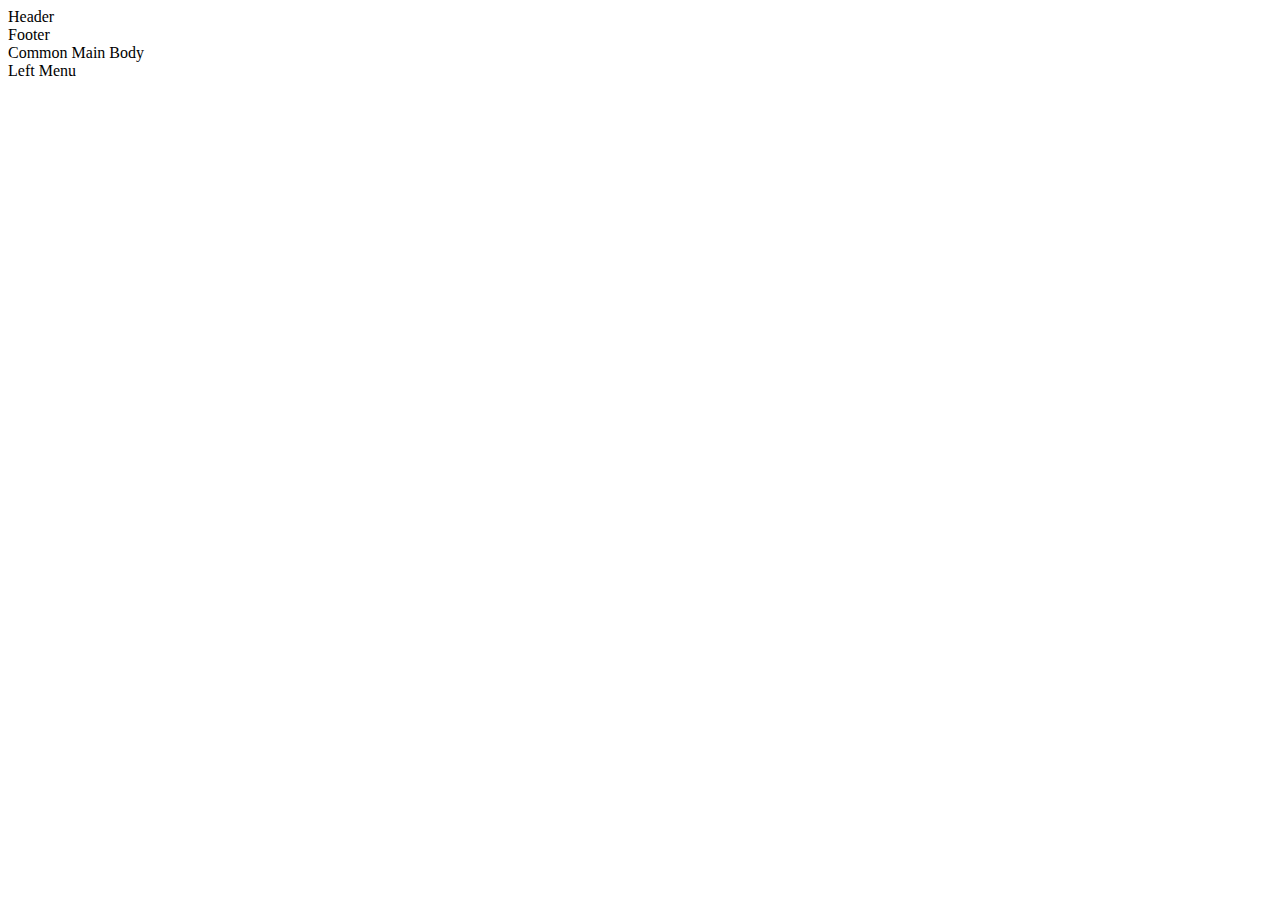
<file: layout.html>
<!DOCTYPE html>
<html lang="en">
<head>
    <meta charset="UTF-8">
    <meta http-equiv="X-UA-Compatible" content="IE=edge">
    <meta name="viewport" content="width=device-width, initial-scale=1.0">
    <title>Document</title>
    <link rel="stylesheet" href="../assets/css/stylebehindthescenes.css">
</head>
<body>
    <div class="Common Header">Header</div>
    <div class="Common Footer">Footer</div>
    <div class="Common Main Body">Common Main Body</div>
    <div class="Common Left Menu"> Left Menu </div>
</body>
</html>
</file>
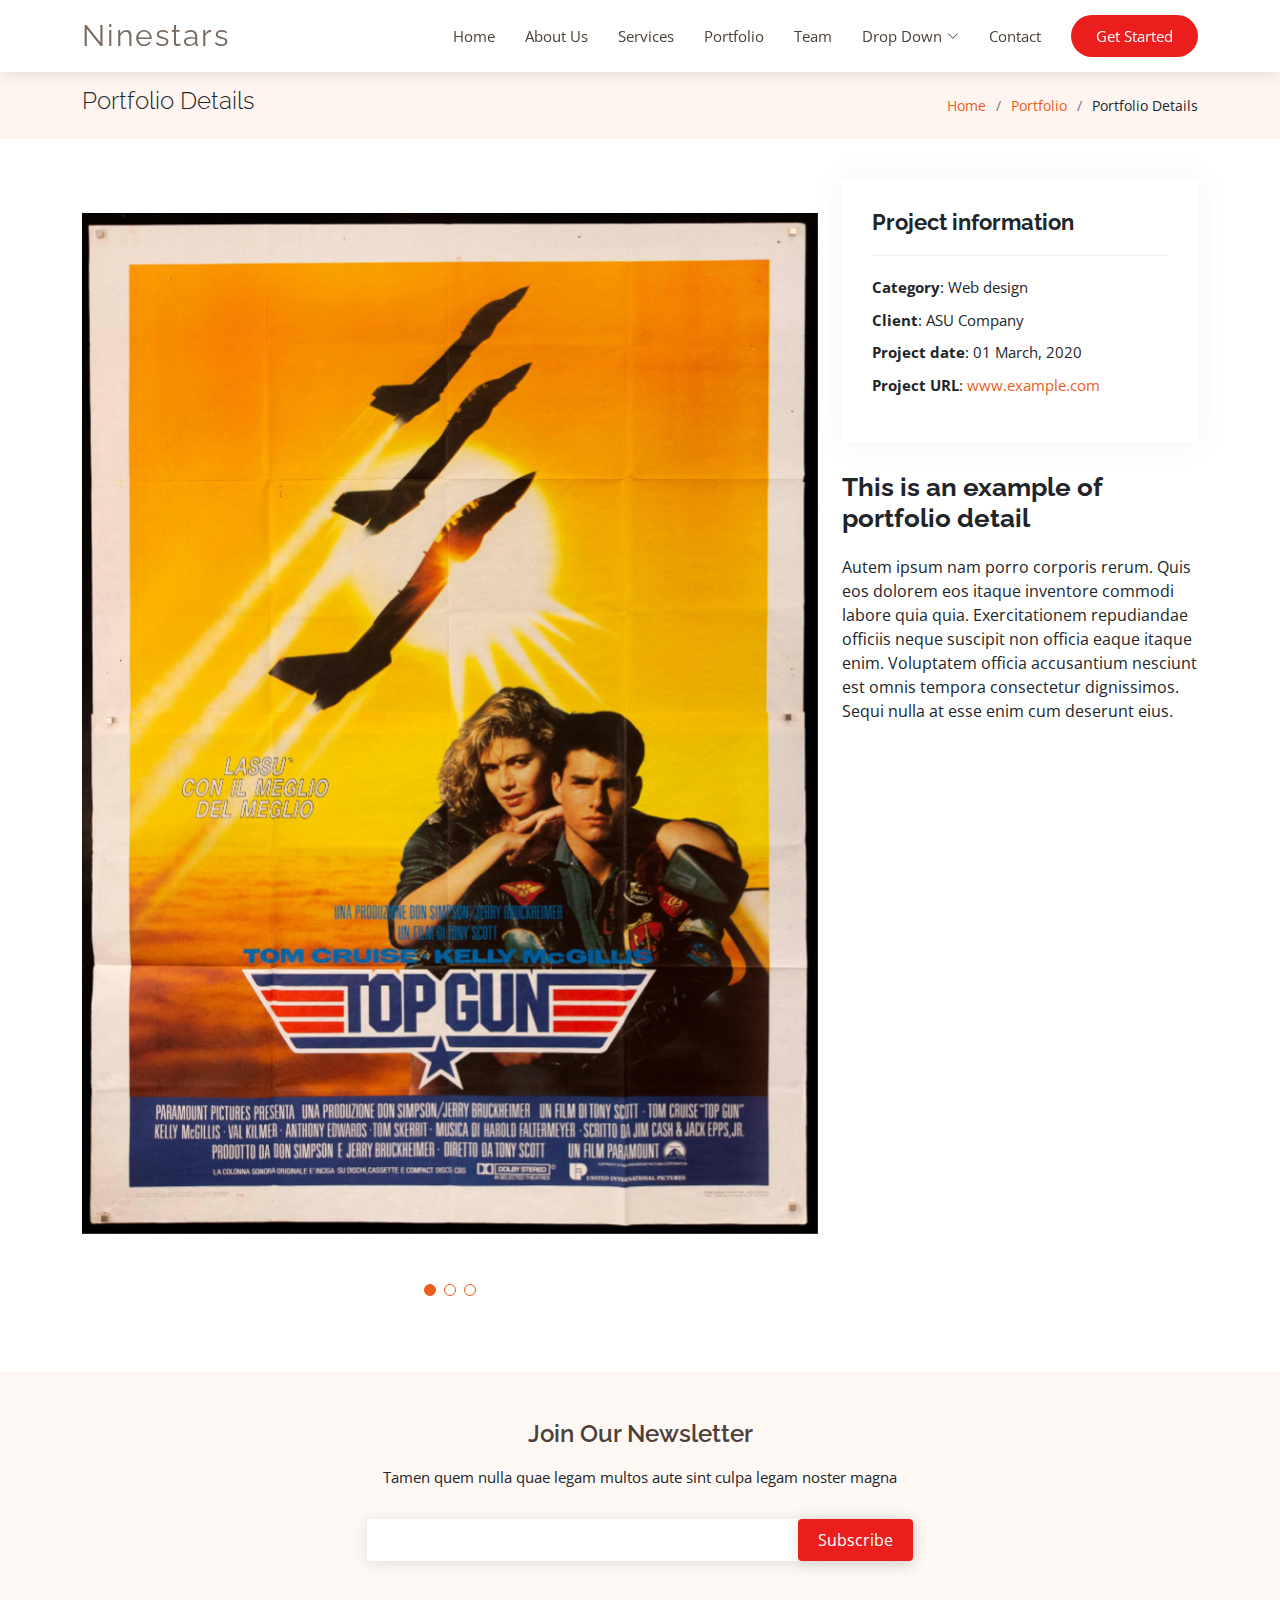
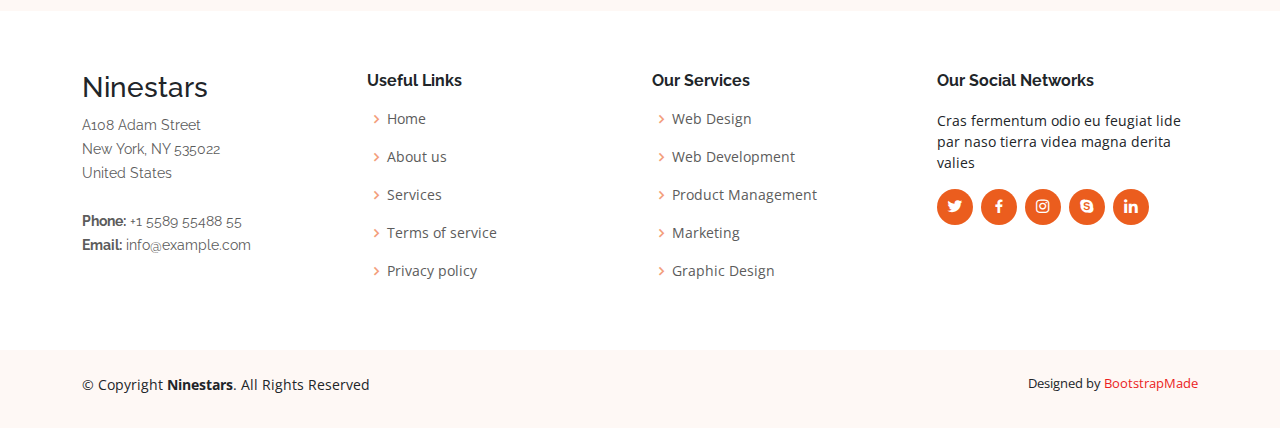
<file: portfolio-details.html>
<!DOCTYPE html>
<html lang="en">

<head>
  <meta charset="utf-8">
  <meta content="width=device-width, initial-scale=1.0" name="viewport">

  <title>Portfolio Details - Ninestars Bootstrap Template</title>
  <meta content="" name="description">
  <meta content="" name="keywords">

  <!-- Favicons -->
  <link href="assets/img/favicon.png" rel="icon">
  <link href="assets/img/apple-touch-icon.png" rel="apple-touch-icon">

  <!-- Google Fonts -->
  <link href="https://fonts.googleapis.com/css?family=Open+Sans:300,300i,400,400i,600,600i,700,700i|Raleway:300,300i,400,400i,600,600i,700,700i" rel="stylesheet">

  <!-- Vendor CSS Files -->
  <link href="assets/vendor/aos/aos.css" rel="stylesheet">
  <link href="assets/vendor/bootstrap/css/bootstrap.min.css" rel="stylesheet">
  <link href="assets/vendor/bootstrap-icons/bootstrap-icons.css" rel="stylesheet">
  <link href="assets/vendor/boxicons/css/boxicons.min.css" rel="stylesheet">
  <link href="assets/vendor/glightbox/css/glightbox.min.css" rel="stylesheet">
  <link href="assets/vendor/swiper/swiper-bundle.min.css" rel="stylesheet">

  <!-- Template Main CSS File -->
  <link href="assets/css/style.css" rel="stylesheet">

  <!-- =======================================================
  * Template Name: Ninestars - v4.9.1
  * Template URL: https://bootstrapmade.com/ninestars-free-bootstrap-3-theme-for-creative/
  * Author: BootstrapMade.com
  * License: https://bootstrapmade.com/license/
  ======================================================== -->
</head>

<body>

  <!-- ======= Header ======= -->
  <header id="header" class="fixed-top d-flex align-items-center">
    <div class="container d-flex align-items-center justify-content-between">

      <div class="logo">
        <h1 class="text-light"><a href="index.html"><span>Ninestars</span></a></h1>
        <!-- Uncomment below if you prefer to use an image logo -->
        <!-- <a href="index.html"><img src="assets/img/logo.png" alt="" class="img-fluid"></a>-->
      </div>

      <nav id="navbar" class="navbar">
        <ul>
          <li><a class="nav-link scrollto " href="#hero">Home</a></li>
          <li><a class="nav-link scrollto" href="#about">About Us</a></li>
          <li><a class="nav-link scrollto" href="#services">Services</a></li>
          <li><a class="nav-link scrollto" href="#portfolio">Portfolio</a></li>
          <li><a class="nav-link scrollto" href="#team">Team</a></li>
          <li class="dropdown"><a href="#"><span>Drop Down</span> <i class="bi bi-chevron-down"></i></a>
            <ul>
              <li><a href="#">Drop Down 1</a></li>
              <li class="dropdown"><a href="#"><span>Deep Drop Down</span> <i class="bi bi-chevron-right"></i></a>
                <ul>
                  <li><a href="#">Deep Drop Down 1</a></li>
                  <li><a href="#">Deep Drop Down 2</a></li>
                  <li><a href="#">Deep Drop Down 3</a></li>
                  <li><a href="#">Deep Drop Down 4</a></li>
                  <li><a href="#">Deep Drop Down 5</a></li>
                </ul>
              </li>
              <li><a href="#">Drop Down 2</a></li>
              <li><a href="#">Drop Down 3</a></li>
              <li><a href="#">Drop Down 4</a></li>
            </ul>
          </li>
          <li><a class="nav-link scrollto" href="#contact">Contact</a></li>
          <li><a class="getstarted scrollto" href="#about">Get Started</a></li>
        </ul>
        <i class="bi bi-list mobile-nav-toggle"></i>
      </nav><!-- .navbar -->

    </div>
  </header><!-- End Header -->

  <main id="main">

    <!-- ======= Breadcrumbs Section ======= -->
    <section class="breadcrumbs">
      <div class="container">

        <div class="d-flex justify-content-between align-items-center">
          <h2>Portfolio Details</h2>
          <ol>
            <li><a href="index.html">Home</a></li>
            <li><a href="portfolio.html">Portfolio</a></li>
            <li>Portfolio Details</li>
          </ol>
        </div>

      </div>
    </section><!-- Breadcrumbs Section -->

    <!-- ======= Portfolio Details Section ======= -->
    <section id="portfolio-details" class="portfolio-details">
      <div class="container">

        <div class="row gy-4">

          <div class="col-lg-8">
            <div class="portfolio-details-slider swiper">
              <div class="swiper-wrapper align-items-center">

                <div class="swiper-slide">
                  <img src="assets/img/portfolio/portfolio-1.jpg" alt="">
                </div>

                <div class="swiper-slide">
                  <img src="assets/img/portfolio/portfolio-2.jpg" alt="">
                </div>

                <div class="swiper-slide">
                  <img src="assets/img/portfolio/portfolio-3.jpg" alt="">
                </div>

              </div>
              <div class="swiper-pagination"></div>
            </div>
          </div>

          <div class="col-lg-4">
            <div class="portfolio-info">
              <h3>Project information</h3>
              <ul>
                <li><strong>Category</strong>: Web design</li>
                <li><strong>Client</strong>: ASU Company</li>
                <li><strong>Project date</strong>: 01 March, 2020</li>
                <li><strong>Project URL</strong>: <a href="#">www.example.com</a></li>
              </ul>
            </div>
            <div class="portfolio-description">
              <h2>This is an example of portfolio detail</h2>
              <p>
                Autem ipsum nam porro corporis rerum. Quis eos dolorem eos itaque inventore commodi labore quia quia. Exercitationem repudiandae officiis neque suscipit non officia eaque itaque enim. Voluptatem officia accusantium nesciunt est omnis tempora consectetur dignissimos. Sequi nulla at esse enim cum deserunt eius.
              </p>
            </div>
          </div>

        </div>

      </div>
    </section><!-- End Portfolio Details Section -->

  </main><!-- End #main -->

  <!-- ======= Footer ======= -->
  <footer id="footer">

    <div class="footer-newsletter">
      <div class="container">
        <div class="row justify-content-center">
          <div class="col-lg-6">
            <h4>Join Our Newsletter</h4>
            <p>Tamen quem nulla quae legam multos aute sint culpa legam noster magna</p>
            <form action="" method="post">
              <input type="email" name="email"><input type="submit" value="Subscribe">
            </form>
          </div>
        </div>
      </div>
    </div>

    <div class="footer-top">
      <div class="container">
        <div class="row">

          <div class="col-lg-3 col-md-6 footer-contact">
            <h3>Ninestars</h3>
            <p>
              A108 Adam Street <br>
              New York, NY 535022<br>
              United States <br><br>
              <strong>Phone:</strong> +1 5589 55488 55<br>
              <strong>Email:</strong> info@example.com<br>
            </p>
          </div>

          <div class="col-lg-3 col-md-6 footer-links">
            <h4>Useful Links</h4>
            <ul>
              <li><i class="bx bx-chevron-right"></i> <a href="#">Home</a></li>
              <li><i class="bx bx-chevron-right"></i> <a href="#">About us</a></li>
              <li><i class="bx bx-chevron-right"></i> <a href="#">Services</a></li>
              <li><i class="bx bx-chevron-right"></i> <a href="#">Terms of service</a></li>
              <li><i class="bx bx-chevron-right"></i> <a href="#">Privacy policy</a></li>
            </ul>
          </div>

          <div class="col-lg-3 col-md-6 footer-links">
            <h4>Our Services</h4>
            <ul>
              <li><i class="bx bx-chevron-right"></i> <a href="#">Web Design</a></li>
              <li><i class="bx bx-chevron-right"></i> <a href="#">Web Development</a></li>
              <li><i class="bx bx-chevron-right"></i> <a href="#">Product Management</a></li>
              <li><i class="bx bx-chevron-right"></i> <a href="#">Marketing</a></li>
              <li><i class="bx bx-chevron-right"></i> <a href="#">Graphic Design</a></li>
            </ul>
          </div>

          <div class="col-lg-3 col-md-6 footer-links">
            <h4>Our Social Networks</h4>
            <p>Cras fermentum odio eu feugiat lide par naso tierra videa magna derita valies</p>
            <div class="social-links mt-3">
              <a href="#" class="twitter"><i class="bx bxl-twitter"></i></a>
              <a href="#" class="facebook"><i class="bx bxl-facebook"></i></a>
              <a href="#" class="instagram"><i class="bx bxl-instagram"></i></a>
              <a href="#" class="google-plus"><i class="bx bxl-skype"></i></a>
              <a href="#" class="linkedin"><i class="bx bxl-linkedin"></i></a>
            </div>
          </div>

        </div>
      </div>
    </div>

    <div class="container py-4">
      <div class="copyright">
        &copy; Copyright <strong><span>Ninestars</span></strong>. All Rights Reserved
      </div>
      <div class="credits">
        <!-- All the links in the footer should remain intact. -->
        <!-- You can delete the links only if you purchased the pro version. -->
        <!-- Licensing information: https://bootstrapmade.com/license/ -->
        <!-- Purchase the pro version with working PHP/AJAX contact form: https://bootstrapmade.com/ninestars-free-bootstrap-3-theme-for-creative/ -->
        Designed by <a href="https://bootstrapmade.com/">BootstrapMade</a>
      </div>
    </div>
  </footer><!-- End Footer -->

  <a href="#" class="back-to-top d-flex align-items-center justify-content-center"><i class="bi bi-arrow-up-short"></i></a>

  <!-- Vendor JS Files -->
  <script src="assets/vendor/aos/aos.js"></script>
  <script src="assets/vendor/bootstrap/js/bootstrap.bundle.min.js"></script>
  <script src="assets/vendor/glightbox/js/glightbox.min.js"></script>
  <script src="assets/vendor/isotope-layout/isotope.pkgd.min.js"></script>
  <script src="assets/vendor/swiper/swiper-bundle.min.js"></script>
  <script src="assets/vendor/php-email-form/validate.js"></script>

  <!-- Template Main JS File -->
  <script src="assets/js/main.js"></script>

</body>

</html>
</file>
<file: stylebehindthescenes.css>
.backgroundcolor{
    background-color: rgb(227, 225, 223);
}


.BehindScenesTitle{
    color: rgb(199, 199, 199);
    font
}


h1 {
    text-align: center;
    font-family: 'Lucida Sans', 'Lucida Sans Regular', 'Lucida Grande', 'Lucida Sans Unicode', Geneva, Verdana, sans-serif;
    font-size: 80px;
    color:rgb(255, 255, 255)
    
}

h3{
    font-family: 'Lucida Sans', 'Lucida Sans Regular', 'Lucida Grande', 'Lucida Sans Unicode', Geneva, Verdana, sans-serif;
    font-size: 30px;
    color: darkgreen;
}

.header{
    top: 5px;
    left: 5px;
    right: 5px;
    height: 125px;
    z-index: 2;
    border-bottom: solid 5px rgb(255, 255, 255);
}

.footer{
    bottom: 5px;
    left: 5px;
    right: 5px;
    height: 25px;
    color: rgb(255, 255, 255)
    padding-top: 15px;
    border-top: solid 5px white;
}

.Common Main Body{
    top: 114px;
    left: 114px;
    right: 114px;
    bottom: 39px;
}

.leftmenu{
    top: 114px;
    left: 5px;
    width: 100px;
    bottom: 39px;
    z-index: 1;
    padding-top: 40px;
    border-right: solid 5px rgb(255, 255, 255);
    padding-right: 5px;
    
}

a{
    color:black
}

a:hover{
    text-decoration: underline;
}
</file>
<file: assets/css/stylebehindthescenes.css>
.backgroundcolor{
    background-color: rgb(227, 225, 223);
}


.BehindScenesTitle{
    color: rgb(199, 199, 199);
    font
}


h1 {
    text-align: center;
    font-family: 'Lucida Sans', 'Lucida Sans Regular', 'Lucida Grande', 'Lucida Sans Unicode', Geneva, Verdana, sans-serif;
    font-size: 80px;
    color:rgb(255, 255, 255)
    
}

h3{
    font-family: 'Lucida Sans', 'Lucida Sans Regular', 'Lucida Grande', 'Lucida Sans Unicode', Geneva, Verdana, sans-serif;
    font-size: 30px;
    color: darkgreen;
}

.header{
    top: 5px;
    left: 5px;
    right: 5px;
    height: 125px;
    z-index: 2;
    border-bottom: solid 5px rgb(255, 255, 255);
}

.footer{
    bottom: 5px;
    left: 5px;
    right: 5px;
    height: 25px;
    color: rgb(255, 255, 255)
    padding-top: 15px;
    border-top: solid 5px white;
}

.Common Main Body{
    top: 114px;
    left: 114px;
    right: 114px;
    bottom: 39px;
}

.leftmenu{
    top: 114px;
    left: 5px;
    width: 100px;
    bottom: 39px;
    z-index: 1;
    padding-top: 40px;
    border-right: solid 5px rgb(255, 255, 255);
    padding-right: 5px;
    
}

a{
    color:black
}

a:hover{
    text-decoration: underline;
}
</file>
<file: assets/css/style.css>
/**
* Template Name: Ninestars - v4.9.1
* Template URL: https://bootstrapmade.com/ninestars-free-bootstrap-3-theme-for-creative/
* Author: BootstrapMade.com
* License: https://bootstrapmade.com/license/
*/

/*--------------------------------------------------------------
# General
--------------------------------------------------------------*/
body {
  font-family: "Open Sans", sans-serif;
  color: #212529;
}

a {
  color: #eb5d1e;
  text-decoration: none;
}

a:hover {
  color: #d7d7d7;
  text-decoration: none;
}

h1,
h2,
h3,
h4,
h5,
h6,
.font-primary {
  font-family: "Raleway", sans-serif;
}

/*--------------------------------------------------------------
# Back to top button
--------------------------------------------------------------*/
.back-to-top {
  position: fixed;
  visibility: hidden;
  opacity: 0;
  right: 15px;
  bottom: 15px;
  z-index: 99999;
  background: #eb1e1e;
  width: 40px;
  height: 40px;
  border-radius: 4px;
  transition: all 0.4s;
}

.back-to-top i {
  font-size: 24px;
  color: #fff;
  line-height: 0;
}

.back-to-top:hover {
  background: #ee4343;
  color: #fff;
}

.back-to-top.active {
  visibility: visible;
  opacity: 1;
}

/*--------------------------------------------------------------
# Disable aos animation delay on mobile devices
--------------------------------------------------------------*/
@media screen and (max-width: 768px) {
  [data-aos-delay] {
    transition-delay: 0 !important;
  }
}

/*--------------------------------------------------------------
# Header
--------------------------------------------------------------*/
#header {
  height: 72px;
  transition: all 0.5s;
  z-index: 997;
  transition: all 0.5s;
  background: #fff;
  box-shadow: 0px 2px 15px rgba(0, 0, 0, 0.1);
}

#header .logo h1 {
  font-size: 30px;
  margin: 0;
  line-height: 1;
  font-weight: 400;
  letter-spacing: 2px;
}

#header .logo h1 a,
#header .logo h1 a:hover {
  color: #7a6960;
  text-decoration: none;
}

#header .logo img {
  padding: 0;
  margin: 0;
  max-height: 40px;
}

#main {
  margin-top: 72px;
}

/*--------------------------------------------------------------
# Navigation Menu
--------------------------------------------------------------*/
/**
* Desktop Navigation 
*/
.navbar {
  padding: 0;
}

.navbar ul {
  margin: 0;
  padding: 0;
  display: flex;
  list-style: none;
  align-items: center;
}

.navbar li {
  position: relative;
}

.navbar a,
.navbar a:focus {
  display: flex;
  align-items: center;
  justify-content: space-between;
  padding: 10px 0 10px 30px;
  font-size: 15px;
  color: #4e4039;
  white-space: nowrap;
  transition: 0.3s;
}

.navbar a i,
.navbar a:focus i {
  font-size: 12px;
  line-height: 0;
  margin-left: 5px;
}

.navbar a:hover,
.navbar .active,
.navbar .active:focus,
.navbar li:hover>a {
  color: #eb1e1e;
}

.navbar .getstarted,
.navbar .getstarted:focus {
  background: #eb1e1e;
  color: #fff;
  padding: 10px 25px;
  margin-left: 30px;
  border-radius: 50px;
}

.navbar .getstarted:hover,
.navbar .getstarted:focus:hover {
  color: #fff;
  background: #ee4343;
}

.navbar .dropdown ul {
  display: block;
  position: absolute;
  left: 14px;
  top: calc(100% + 30px);
  margin: 0;
  padding: 10px 0;
  z-index: 99;
  opacity: 0;
  visibility: hidden;
  background: #fff;
  box-shadow: 0px 0px 30px rgba(127, 137, 161, 0.25);
  transition: 0.3s;
}

.navbar .dropdown ul li {
  min-width: 200px;
}

.navbar .dropdown ul a {
  padding: 10px 20px;
  font-size: 15px;
  text-transform: none;
}

.navbar .dropdown ul a i {
  font-size: 12px;
}

.navbar .dropdown ul a:hover,
.navbar .dropdown ul .active:hover,
.navbar .dropdown ul li:hover>a {
  color: #eb5d1e;
}

.navbar .dropdown:hover>ul {
  opacity: 1;
  top: 100%;
  visibility: visible;
}

.navbar .dropdown .dropdown ul {
  top: 0;
  left: calc(100% - 30px);
  visibility: hidden;
}

.navbar .dropdown .dropdown:hover>ul {
  opacity: 1;
  top: 0;
  left: 100%;
  visibility: visible;
}

@media (max-width: 1366px) {
  .navbar .dropdown .dropdown ul {
    left: -90%;
  }

  .navbar .dropdown .dropdown:hover>ul {
    left: -100%;
  }
}

/**
* Mobile Navigation 
*/
.mobile-nav-toggle {
  color: #7a6960;
  font-size: 28px;
  cursor: pointer;
  display: none;
  line-height: 0;
  transition: 0.5s;
}

.mobile-nav-toggle.bi-x {
  color: #fff;
}

@media (max-width: 991px) {
  .mobile-nav-toggle {
    display: block;
  }

  .navbar ul {
    display: none;
  }
}

.navbar-mobile {
  position: fixed;
  overflow: hidden;
  top: 0;
  right: 0;
  left: 0;
  bottom: 0;
  background: rgba(78, 64, 57, 0.9);
  transition: 0.3s;
}

.navbar-mobile .mobile-nav-toggle {
  position: absolute;
  top: 15px;
  right: 15px;
}

.navbar-mobile ul {
  display: block;
  position: absolute;
  top: 55px;
  right: 15px;
  bottom: 15px;
  left: 15px;
  padding: 10px 0;
  background-color: #fff;
  overflow-y: auto;
  transition: 0.3s;
}

.navbar-mobile a,
.navbar-mobile a:focus {
  padding: 10px 20px;
  font-size: 15px;
  color: #7a6960;
}

.navbar-mobile a:hover,
.navbar-mobile .active,
.navbar-mobile li:hover>a {
  color: #eb5d1e;
}

.navbar-mobile .getstarted,
.navbar-mobile .getstarted:focus {
  margin: 15px;
}

.navbar-mobile .dropdown ul {
  position: static;
  display: none;
  margin: 10px 20px;
  padding: 10px 0;
  z-index: 99;
  opacity: 1;
  visibility: visible;
  background: #fff;
  box-shadow: 0px 0px 30px rgba(127, 137, 161, 0.25);
}

.navbar-mobile .dropdown ul li {
  min-width: 200px;
}

.navbar-mobile .dropdown ul a {
  padding: 10px 20px;
}

.navbar-mobile .dropdown ul a i {
  font-size: 12px;
}

.navbar-mobile .dropdown ul a:hover,
.navbar-mobile .dropdown ul .active:hover,
.navbar-mobile .dropdown ul li:hover>a {
  color: #eb5d1e;
}

.navbar-mobile .dropdown>.dropdown-active {
  display: block;
}

/*--------------------------------------------------------------
# Hero Section
--------------------------------------------------------------*/
#hero {
  width: 100%;
  height: 70vh;
  background: #fef8f5;
  border-bottom: 2px solid #fcebe3;
  margin: 72px 0 -72px 0;
}

#hero h1 {
  margin: 0;
  font-size: 48px;
  font-weight: 700;
  line-height: 56px;
  color: #4e4039;
}

#hero h2 {
  color: #a08f86;
  margin: 15px 0 0 0;
  font-size: 24px;
}

#hero .btn-get-started {
  font-family: "Raleway", sans-serif;
  font-weight: 500;
  font-size: 16px;
  letter-spacing: 1px;
  display: inline-block;
  padding: 8px 28px;
  border-radius: 3px;
  transition: 0.5s;
  margin-top: 30px;
  color: #fff;
  background: #eb1e1e;
}

#hero .btn-get-started:hover {
  background: #c6c3c2;
}

#hero .animated {
  animation: up-down 2s ease-in-out infinite alternate-reverse both;
}

@media (max-width: 991px) {
  #hero {
    height: calc(100vh - 72px);
  }

  #hero .animated {
    -webkit-animation: none;
    animation: none;
  }

  #hero .hero-img {
    text-align: center;
  }

  #hero .hero-img img {
    width: 50%;
  }
}

@media (max-width: 768px) {
  #hero h1 {
    font-size: 28px;
    line-height: 36px;
  }

  #hero h2 {
    font-size: 18px;
    line-height: 24px;
  }

  #hero .hero-img img {
    width: 70%;
  }
}

@media (max-width: 575px) {
  #hero .hero-img img {
    width: 80%;
  }
}

@media (max-height: 600px) {
  #hero {
    height: 120vh;
  }
}

@-webkit-keyframes up-down {
  0% {
    transform: translateY(10px);
  }

  100% {
    transform: translateY(-10px);
  }
}

@keyframes up-down {
  0% {
    transform: translateY(10px);
  }

  100% {
    transform: translateY(-10px);
  }
}

/*--------------------------------------------------------------
# Sections General
--------------------------------------------------------------*/
section {
  padding: 60px 0;
  overflow: hidden;
}

.section-bg {
  background-color: #fef8f5;
}

.section-title {
  text-align: center;
  padding-bottom: 30px;
}

.section-title h2 {
  font-size: 24px;
  font-weight: 700;
  padding-bottom: 0;
  line-height: 1px;
  margin-bottom: 15px;
  color: #c2b7b1;
}

.section-title p {
  padding-bottom: 15px;
  margin-bottom: 15px;
  position: relative;
  font-size: 32px;
  font-weight: 700;
  color: #4e4039;
}

.section-title p::after {
  content: "";
  position: absolute;
  display: block;
  width: 60px;
  height: 2px;
  background: #1d15ff;
  bottom: 0;
  left: calc(50% - 30px);
}

/*--------------------------------------------------------------
# Breadcrumbs
--------------------------------------------------------------*/
.breadcrumbs {
  padding: 15px 0;
  background-color: #fef5f1;
  min-height: 40px;
}

.breadcrumbs h2 {
  font-size: 24px;
  font-weight: 300;
}

.breadcrumbs ol {
  display: flex;
  flex-wrap: wrap;
  list-style: none;
  padding: 0;
  margin: 0;
  font-size: 14px;
}

.breadcrumbs ol li+li {
  padding-left: 10px;
}

.breadcrumbs ol li+li::before {
  display: inline-block;
  padding-right: 10px;
  color: #6c757d;
  content: "/";
}

@media (max-width: 768px) {
  .breadcrumbs .d-flex {
    display: block !important;
  }

  .breadcrumbs ol {
    display: block;
  }

  .breadcrumbs ol li {
    display: inline-block;
  }
}

/*--------------------------------------------------------------
# About
--------------------------------------------------------------*/
.about h3 {
  font-weight: 700;
  font-size: 34px;
  color: #4e4039;
}

.about h4 {
  font-size: 20px;
  font-weight: 700;
  margin-top: 5px;
  color: #7a6960;
}

.about i {
  font-size: 48px;
  margin-top: 15px;
  color: #4d815e;
}

.about p {
  font-size: 15px;
  color: #5a6570;
}

@media (max-width: 991px) {
  .about .about-img img {
    max-width: 70%;
  }
}

@media (max-width: 767px) {
  .about .about-img img {
    max-width: 90%;
  }
}

/*--------------------------------------------------------------
# Services
--------------------------------------------------------------*/
.services .icon-box {
  padding: 30px;
  position: relative;
  overflow: hidden;
  margin: 0 0 40px 0;
  background: #fff;
  box-shadow: 0 10px 29px 0 rgba(68, 88, 144, 0.1);
  transition: all 0.3s ease-in-out;
  border-radius: 15px;
  text-align: center;
  border-bottom: 3px solid #fff;
}

.services .icon-box:hover {
  transform: translateY(-5px);
  border-color: #ef7f4d;
}

.services .icon i {
  font-size: 48px;
  line-height: 1;
  margin-bottom: 15px;
  color: #ef7f4d;
}

.services .title {
  font-weight: 700;
  margin-bottom: 15px;
  font-size: 18px;
}

.services .title a {
  color: #111;
}

.services .description {
  font-size: 15px;
  line-height: 28px;
  margin-bottom: 0;
}

/*--------------------------------------------------------------
# Portfolio
--------------------------------------------------------------*/
.portfolio .portfolio-item {
  margin-bottom: 30px;
}

.portfolio #portfolio-flters {
  padding: 0;
  margin: 0 0 35px 0;
  list-style: none;
  text-align: center;
}

.portfolio #portfolio-flters li {
  cursor: pointer;
  margin: 0 15px 15px 0;
  display: inline-block;
  padding: 5px;
  font-size: 16px;
  font-weight: 600;
  line-height: 20px;
  color: #212529;
  margin-bottom: 5px;
  transition: all 0.3s ease-in-out;
}

.portfolio #portfolio-flters li:hover,
.portfolio #portfolio-flters li.filter-active {
  color: #eb1e1e;
}

.portfolio #portfolio-flters li:last-child {
  margin-right: 0;
}

.portfolio .portfolio-wrap {
  transition: 0.3s;
  position: relative;
  overflow: hidden;
  border-radius: 8px;
  z-index: 1;
}

.portfolio .portfolio-wrap::before {
  content: "";
  background: rgba(122, 105, 96, 0.6);
  position: absolute;
  left: 100%;
  right: 0;
  top: 0;
  bottom: 0;
  transition: all ease-in-out 0.3s;
  z-index: 2;
}

.portfolio .portfolio-wrap img {
  transition: 0.3s;
  position: relative;
  z-index: 1;
}

.portfolio .portfolio-wrap .portfolio-links {
  opacity: 0;
  left: 0;
  right: 0;
  top: calc(50% - 32px);
  text-align: center;
  z-index: 3;
  position: absolute;
  transition: all ease-in-out 0.3s;
}

.portfolio .portfolio-wrap .portfolio-links a {
  color: #eb1e1e;
  margin: 0 4px;
  line-height: 0;
  background-color: #fff;
  padding-top: 6px;
  padding-right: 1px;
  border-radius: 50px;
  text-align: center;
  width: 32px;
  height: 32px;
  display: inline-block;
  transition: 0.3s;
}

.portfolio .portfolio-wrap .portfolio-links a i {
  line-height: 0;
  font-size: 20px;
}

.portfolio .portfolio-wrap .portfolio-links a:hover {
  background: #d8d8d8;
  color: #fff;
}

.portfolio .portfolio-wrap .portfolio-info {
  opacity: 0;
  position: absolute;
  bottom: -20px;
  left: 0;
  right: 0;
  text-align: center;
  z-index: 3;
  transition: all ease-in-out 0.3s;
}

.portfolio .portfolio-wrap .portfolio-info h4 {
  font-size: 20px;
  color: #fff;
  font-weight: 600;
}

.portfolio .portfolio-wrap .portfolio-info p {
  color: #ffffff;
  font-size: 14px;
  text-transform: uppercase;
}

.portfolio .portfolio-wrap:hover::before {
  left: 0;
}

.portfolio .portfolio-wrap:hover .portfolio-links {
  opacity: 1;
  top: calc(50% - 16px);
}

.portfolio .portfolio-wrap:hover .portfolio-info {
  opacity: 1;
  bottom: 0;
}

/*--------------------------------------------------------------
# Portfolio Details
--------------------------------------------------------------*/
.portfolio-details {
  padding-top: 40px;
}

.portfolio-details .portfolio-details-slider img {
  width: 100%;
}

.portfolio-details .portfolio-details-slider .swiper-pagination {
  margin-top: 20px;
  position: relative;
}

.portfolio-details .portfolio-details-slider .swiper-pagination .swiper-pagination-bullet {
  width: 12px;
  height: 12px;
  background-color: #fff;
  opacity: 1;
  border: 1px solid #eb5d1e;
}

.portfolio-details .portfolio-details-slider .swiper-pagination .swiper-pagination-bullet-active {
  background-color: #eb5d1e;
}

.portfolio-details .portfolio-info {
  padding: 30px;
  box-shadow: 0px 0 30px rgba(122, 105, 96, 0.08);
}

.portfolio-details .portfolio-info h3 {
  font-size: 22px;
  font-weight: 700;
  margin-bottom: 20px;
  padding-bottom: 20px;
  border-bottom: 1px solid #eee;
}

.portfolio-details .portfolio-info ul {
  list-style: none;
  padding: 0;
  font-size: 15px;
}

.portfolio-details .portfolio-info ul li+li {
  margin-top: 10px;
}

.portfolio-details .portfolio-description {
  padding-top: 30px;
}

.portfolio-details .portfolio-description h2 {
  font-size: 26px;
  font-weight: 700;
  margin-bottom: 20px;
}

.portfolio-details .portfolio-description p {
  padding: 0;
}

/*--------------------------------------------------------------
# F.A.Q
--------------------------------------------------------------*/
.faq {
  padding: 60px 0;
}

.faq .faq-list {
  padding: 0;
  list-style: none;
}

.faq .faq-list li {
  border-bottom: 1px solid #eae7e5;
  margin-bottom: 20px;
  padding-bottom: 20px;
}

.faq .faq-list .question {
  display: block;
  position: relative;
  font-family: #eb5d1e;
  font-size: 18px;
  line-height: 24px;
  font-weight: 400;
  font-weight: 600;
  padding-left: 25px;
  cursor: pointer;
  color: #c54811;
  transition: 0.3s;
}

.faq .faq-list i {
  font-size: 16px;
  position: absolute;
  left: 0;
  top: -2px;
}

.faq .faq-list p {
  margin-bottom: 0;
  padding: 10px 0 0 25px;
}

.faq .faq-list .icon-show {
  display: none;
}

.faq .faq-list .collapsed {
  color: #343a40;
}

.faq .faq-list .collapsed:hover {
  color: #eb5d1e;
}

.faq .faq-list .collapsed .icon-show {
  display: inline-block;
  transition: 0.6s;
}

.faq .faq-list .collapsed .icon-close {
  display: none;
  transition: 0.6s;
}

/*--------------------------------------------------------------
# Team
--------------------------------------------------------------*/
.team {
  background: #fff;
  padding: 60px 0;
}

.team .member {
  text-align: center;
  margin-bottom: 20px;
  background: #343a40;
  position: relative;
  overflow: hidden;
}

.team .member .member-info {
  opacity: 0;
  position: absolute;
  bottom: 0;
  top: 0;
  left: 0;
  right: 0;
  transition: 0.2s;
}

.team .member .member-info-content {
  position: absolute;
  left: 50px;
  right: 0;
  bottom: 0;
  transition: bottom 0.4s;
}

.team .member .member-info-content h4 {
  font-weight: 700;
  margin-bottom: 2px;
  font-size: 18px;
  color: #fff;
}

.team .member .member-info-content span {
  font-style: italic;
  display: block;
  font-size: 13px;
  color: #fff;
}

.team .member .social {
  position: absolute;
  left: -50px;
  top: 0;
  bottom: 0;
  width: 50px;
  transition: left ease-in-out 0.3s;
  background: rgba(78, 64, 57, 0.6);
  text-align: center;
}

.team .member .social a {
  transition: color 0.3s;
  display: block;
  color: #fff;
  margin-top: 15px;
}

.team .member .social a:hover {
  color: #eb5d1e;
}

.team .member .social i {
  font-size: 18px;
  margin: 0 2px;
}

.team .member:hover .member-info {
  background: linear-gradient(0deg, rgba(78, 64, 57, 0.95) 0%, rgba(78, 64, 57, 0.95) 15%, rgba(255, 255, 255, 0) 100%);
  opacity: 1;
  transition: 0.4s;
}

.team .member:hover .member-info-content {
  bottom: 30px;
  transition: bottom 0.4s;
}

.team .member:hover .social {
  left: 0;
  transition: left ease-in-out 0.3s;
}

/*--------------------------------------------------------------
# Clients
--------------------------------------------------------------*/
.clients .clients-slider .swiper-slide img {
  opacity: 0.5;
  transition: 0.3s;
}

.clients .clients-slider .swiper-slide img:hover {
  opacity: 1;
}

.clients .clients-slider .swiper-pagination {
  margin-top: 20px;
  position: relative;
}

.clients .clients-slider .swiper-pagination .swiper-pagination-bullet {
  width: 12px;
  height: 12px;
  background-color: #fff;
  opacity: 1;
  border: 1px solid #eb5d1e;
}

.clients .clients-slider .swiper-pagination .swiper-pagination-bullet-active {
  background-color: #eb5d1e;
}

/*--------------------------------------------------------------
# Contact Us
--------------------------------------------------------------*/
.contact .info {
  border-top: 3px solid #1d15ff;
  border-bottom: 3px solid #1d15ff;
  padding: 30px;
  background: #fff;
  width: 100%;
  box-shadow: 0 0 24px 0 rgba(0, 0, 0, 0.12);
}

.contact .info i {
  font-size: 20px;
  color: #1d15ff;
  float: left;
  width: 44px;
  height: 44px;
  background: #fdf1ec;
  display: flex;
  justify-content: center;
  align-items: center;
  border-radius: 50px;
  transition: all 0.3s ease-in-out;
}

.contact .info h4 {
  padding: 0 0 0 60px;
  font-size: 22px;
  font-weight: 600;
  margin-bottom: 5px;
  color: #7a6960;
}

.contact .info p {
  padding: 0 0 10px 60px;
  margin-bottom: 20px;
  font-size: 14px;
  color: #ab9d95;
}

.contact .info .email p {
  padding-top: 5px;
}

.contact .info .social-links {
  padding-left: 60px;
}

.contact .info .social-links a {
  font-size: 18px;
  display: inline-block;
  background: #333;
  color: #fff;
  line-height: 1;
  padding: 8px 0;
  border-radius: 50%;
  text-align: center;
  width: 36px;
  height: 36px;
  transition: 0.3s;
  margin-right: 10px;
}

.contact .info .social-links a:hover {
  background: #d7d7d7;
  color: #fff;
}

.contact .info .email:hover i,
.contact .info .address:hover i,
.contact .info .phone:hover i {
  background: #d7d7d7;
  color: #fff;
}

.contact .php-email-form {
  width: 100%;
  border-top: 3px solid #1d15ff;
  border-bottom: 3px solid #1d15ff;
  padding: 30px;
  background: #fff;
  box-shadow: 0 0 24px 0 rgba(0, 0, 0, 0.12);
}

.contact .php-email-form .form-group {
  padding-bottom: 8px;
}

.contact .php-email-form .error-message {
  display: none;
  color: #fff;
  background: #ed0d0d;
  text-align: left;
  padding: 15px;
  font-weight: 600;
}

.contact .php-email-form .error-message br+br {
  margin-top: 25px;
}

.contact .php-email-form .sent-message {
  display: none;
  color: #fff;
  background: #d7d7d7;
  text-align: center;
  padding: 15px;
  font-weight: 600;
}

.contact .php-email-form .loading {
  display: none;
  background: #fff;
  text-align: center;
  padding: 15px;
}

.contact .php-email-form .loading:before {
  content: "";
  display: inline-block;
  border-radius: 50%;
  width: 24px;
  height: 24px;
  margin: 0 10px -6px 0;
  border: 3px solid #18d26e;
  border-top-color: #eee;
  -webkit-animation: animate-loading 1s linear infinite;
  animation: animate-loading 1s linear infinite;
}

.contact .php-email-form input,
.contact .php-email-form textarea {
  border-radius: 0;
  box-shadow: none;
  font-size: 14px;
}

.contact .php-email-form input {
  height: 44px;
}

.contact .php-email-form textarea {
  padding: 10px 12px;
}

.contact .php-email-form button[type=submit] {
  background: #eb1e1e;
  border: 0;
  padding: 10px 24px;
  color: #fff;
  transition: 0.4s;
  border-radius: 4px;
}

.contact .php-email-form button[type=submit]:hover {
  background: #d7d7d7;
}

@-webkit-keyframes animate-loading {
  0% {
    transform: rotate(0deg);
  }

  100% {
    transform: rotate(360deg);
  }
}

@keyframes animate-loading {
  0% {
    transform: rotate(0deg);
  }

  100% {
    transform: rotate(360deg);
  }
}

/*--------------------------------------------------------------
# Footer
--------------------------------------------------------------*/
#footer {
  background: #fff;
  padding: 0 0 30px 0;
  color: #212529;
  font-size: 14px;
  background: #fef8f5;
}

#footer .footer-newsletter {
  padding: 50px 0;
  background: #fef8f5;
  text-align: center;
  font-size: 15px;
}

#footer .footer-newsletter h4 {
  font-size: 24px;
  margin: 0 0 20px 0;
  padding: 0;
  line-height: 1;
  font-weight: 600;
  color: #4e4039;
}

#footer .footer-newsletter form {
  margin-top: 30px;
  background: #fff;
  padding: 6px 10px;
  position: relative;
  border-radius: 4px;
  box-shadow: 0px 2px 15px rgba(0, 0, 0, 0.1);
  text-align: left;
}

#footer .footer-newsletter form input[type=email] {
  border: 0;
  padding: 4px 4px;
  width: calc(100% - 100px);
}

#footer .footer-newsletter form input[type=submit] {
  position: absolute;
  top: 0;
  right: 0;
  bottom: 0;
  border: 0;
  background: none;
  font-size: 16px;
  padding: 0 20px;
  background: #eb1e1e;
  color: #fff;
  transition: 0.3s;
  border-radius: 4px;
  box-shadow: 0px 2px 15px rgba(0, 0, 0, 0.1);
}

#footer .footer-newsletter form input[type=submit]:hover {
  background: #d7d7d7;
}

#footer .footer-top {
  padding: 60px 0 30px 0;
  background: #fff;
}

#footer .footer-top .footer-contact {
  margin-bottom: 30px;
}

#footer .footer-top .footer-contact h4 {
  font-size: 22px;
  margin: 0 0 30px 0;
  padding: 2px 0 2px 0;
  line-height: 1;
  font-weight: 700;
}

#footer .footer-top .footer-contact p {
  font-size: 14px;
  line-height: 24px;
  margin-bottom: 0;
  font-family: "Raleway", sans-serif;
  color: #5c5c5c;
}

#footer .footer-top h4 {
  font-size: 16px;
  font-weight: bold;
  color: #212529;
  position: relative;
  padding-bottom: 12px;
}

#footer .footer-top .footer-links {
  margin-bottom: 30px;
}

#footer .footer-top .footer-links ul {
  list-style: none;
  padding: 0;
  margin: 0;
}

#footer .footer-top .footer-links ul i {
  padding-right: 2px;
  color: #f39e7a;
  font-size: 18px;
  line-height: 1;
}

#footer .footer-top .footer-links ul li {
  padding: 10px 0;
  display: flex;
  align-items: center;
}

#footer .footer-top .footer-links ul li:first-child {
  padding-top: 0;
}

#footer .footer-top .footer-links ul a {
  color: #5c5c5c;
  transition: 0.3s;
  display: inline-block;
  line-height: 1;
}

#footer .footer-top .footer-links ul a:hover {
  text-decoration: none;
  color: #eb1e1e;
}

#footer .footer-top .social-links a {
  font-size: 18px;
  display: inline-block;
  background: #eb5d1e;
  color: #fff;
  line-height: 1;
  padding: 8px 0;
  margin-right: 4px;
  border-radius: 50%;
  text-align: center;
  width: 36px;
  height: 36px;
  transition: 0.3s;
}

#footer .footer-top .social-links a:hover {
  background: #ef2222;
  color: #fff;
  text-decoration: none;
}

#footer .copyright {
  text-align: center;
  float: left;
}

#footer .credits {
  float: right;
  text-align: center;
  font-size: 13px;
  color: #212529;
}

#footer .credits a {
  color: #eb1e1e;
}

@media (max-width: 575px) {

  #footer .copyright,
  #footer .credits {
    float: none;
    -moz-text-align-last: center;
    text-align-last: center;
    padding: 3px 0;
  }
}
</file>
